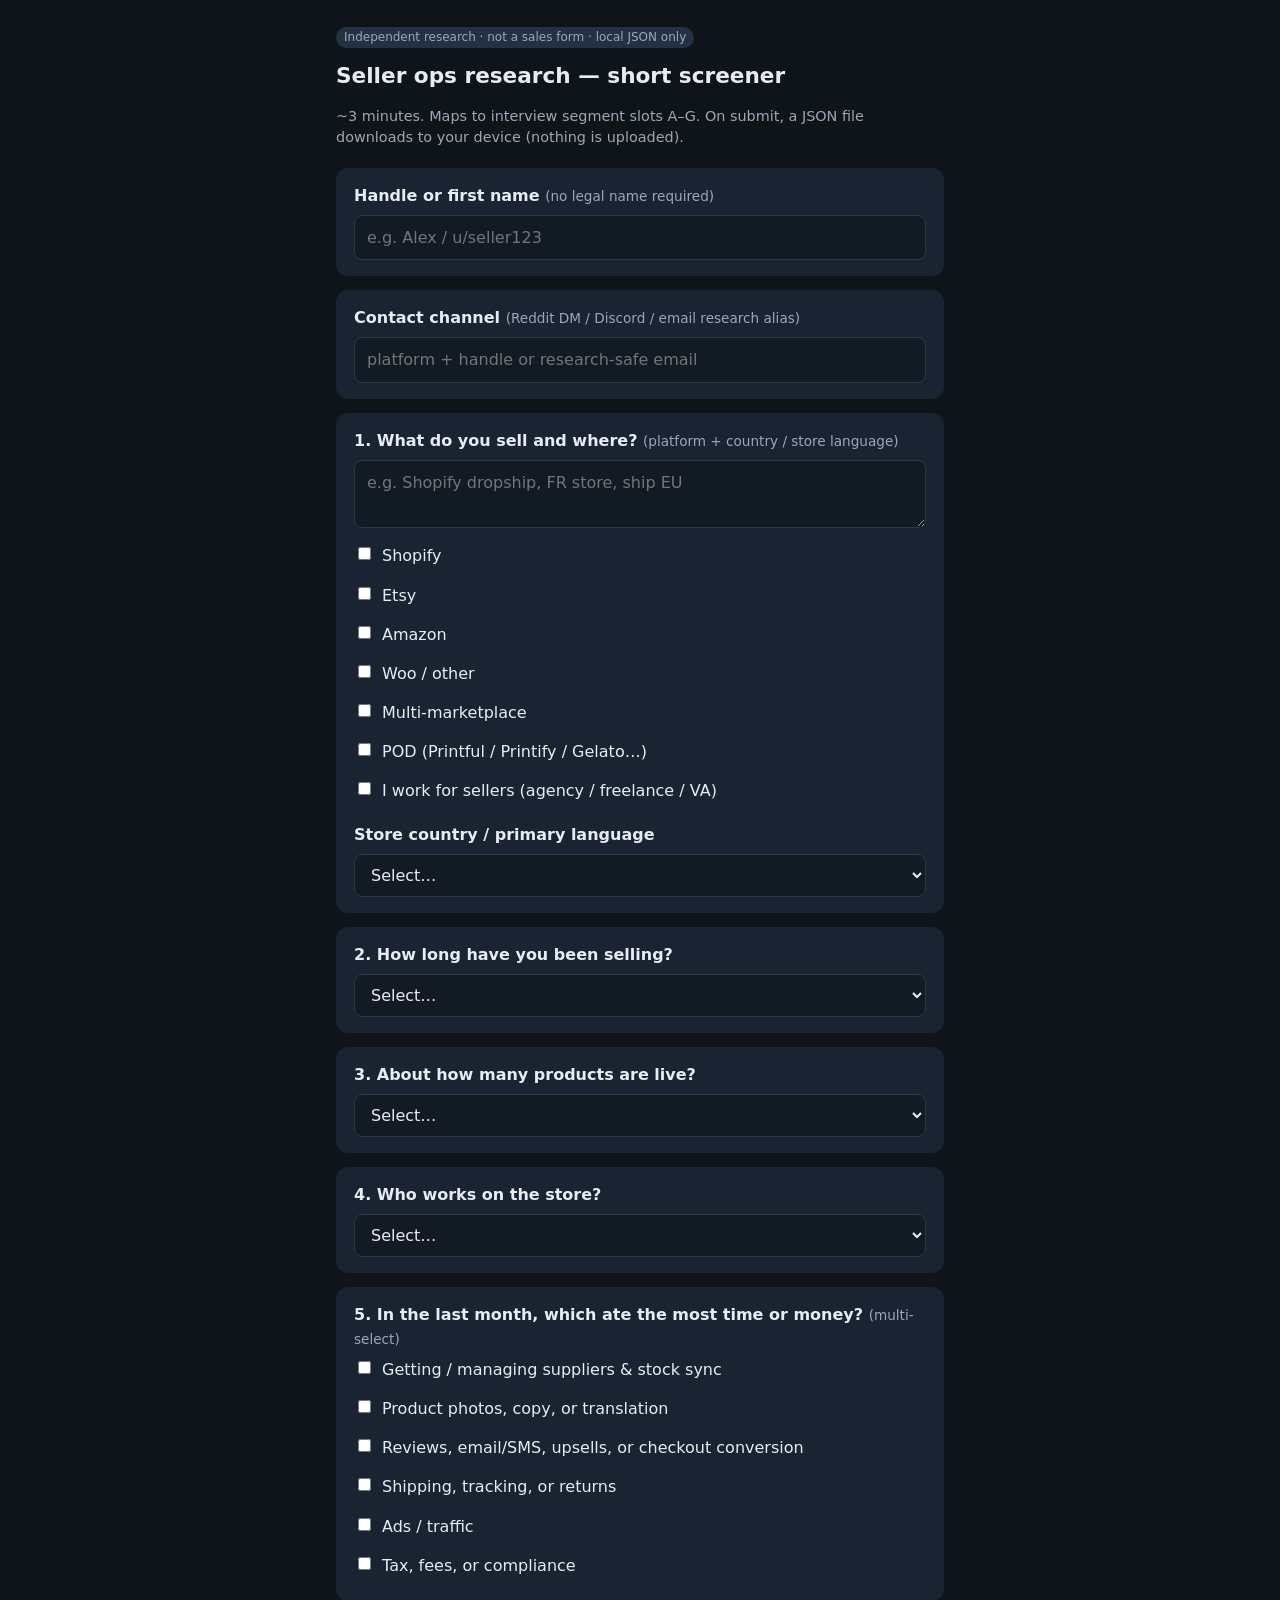
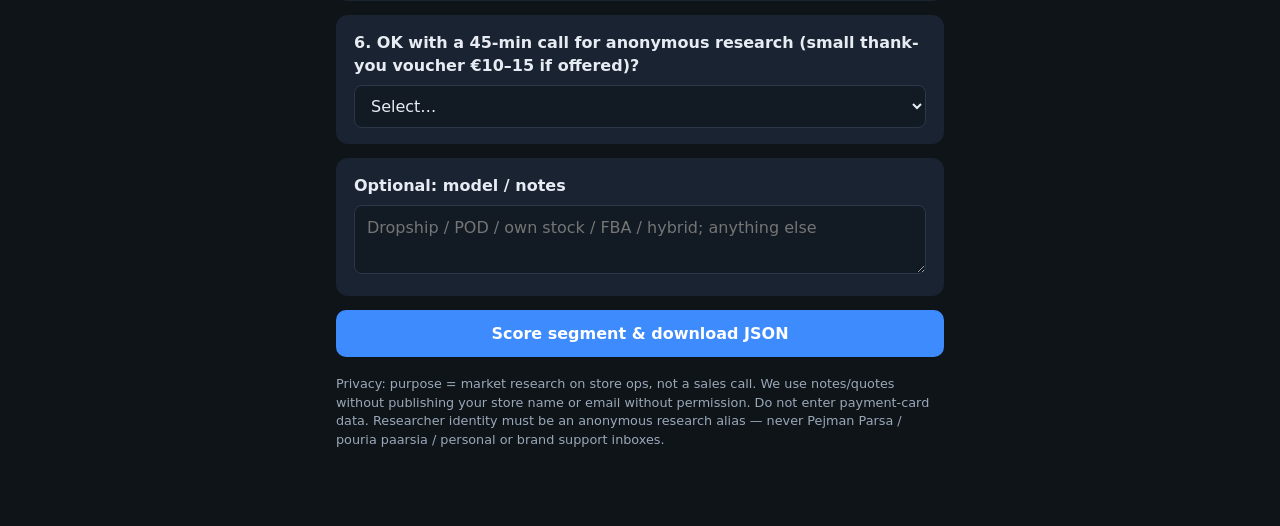
<file: index.html>
<!DOCTYPE html>
<html lang="en">
<head>
<meta charset="utf-8" />
<meta name="viewport" content="width=device-width, initial-scale=1" />
<title>Phase 3 Screener — Seller Ops Research</title>
<style>
  :root { --bg:#0f1419; --card:#1a2332; --text:#e7ecf3; --muted:#9aa8b8; --accent:#3d8bfd; --ok:#3ecf8e; --bad:#f07178; --warn:#e6c07b; }
  * { box-sizing: border-box; }
  body { margin:0; font-family: system-ui, -apple-system, Segoe UI, Roboto, sans-serif; background:var(--bg); color:var(--text); line-height:1.45; }
  main { max-width:640px; margin:0 auto; padding:24px 16px 64px; }
  h1 { font-size:1.35rem; margin:0 0 4px; }
  .sub { color:var(--muted); font-size:0.9rem; margin-bottom:20px; }
  .card { background:var(--card); border-radius:12px; padding:16px 18px; margin-bottom:14px; }
  label { display:block; font-weight:600; margin-bottom:8px; }
  .hint { font-weight:400; color:var(--muted); font-size:0.85rem; }
  input[type=text], select, textarea { width:100%; padding:10px 12px; border-radius:8px; border:1px solid #2a384a; background:#121a24; color:var(--text); font:inherit; }
  textarea { min-height:64px; resize:vertical; }
  .opts { display:flex; flex-direction:column; gap:8px; }
  .opts label { font-weight:400; display:flex; gap:8px; align-items:flex-start; }
  button { appearance:none; border:0; border-radius:10px; padding:12px 18px; font:inherit; font-weight:600; cursor:pointer; background:var(--accent); color:#fff; width:100%; }
  button:hover { filter:brightness(1.08); }
  #result { display:none; margin-top:16px; }
  #result.show { display:block; }
  .slot { font-size:1.6rem; font-weight:700; letter-spacing:0.02em; }
  .pass { color:var(--ok); }
  .fail { color:var(--bad); }
  .park { color:var(--warn); }
  .privacy { font-size:0.8rem; color:var(--muted); margin-top:18px; }
  .badge { display:inline-block; padding:2px 8px; border-radius:999px; background:#243044; font-size:0.75rem; color:var(--muted); margin-bottom:12px; }
</style>
</head>
<body>
<main>
  <span class="badge">Independent research · not a sales form · local JSON only</span>
  <h1>Seller ops research — short screener</h1>
  <p class="sub">~3 minutes. Maps to interview segment slots A–G. On submit, a JSON file downloads to your device (nothing is uploaded).</p>

  <form id="screener" autocomplete="on">
    <div class="card">
      <label>Handle or first name <span class="hint">(no legal name required)</span></label>
      <input type="text" name="handle" required placeholder="e.g. Alex / u/seller123" />
    </div>
    <div class="card">
      <label>Contact channel <span class="hint">(Reddit DM / Discord / email research alias)</span></label>
      <input type="text" name="contact" required placeholder="platform + handle or research-safe email" />
    </div>

    <div class="card">
      <label>1. What do you sell and where? <span class="hint">(platform + country / store language)</span></label>
      <textarea name="q1_sell_where" required placeholder="e.g. Shopify dropship, FR store, ship EU"></textarea>
      <div style="margin-top:10px" class="opts">
        <label><input type="checkbox" name="platform" value="shopify" /> Shopify</label>
        <label><input type="checkbox" name="platform" value="etsy" /> Etsy</label>
        <label><input type="checkbox" name="platform" value="amazon" /> Amazon</label>
        <label><input type="checkbox" name="platform" value="woo" /> Woo / other</label>
        <label><input type="checkbox" name="platform" value="multi" /> Multi-marketplace</label>
        <label><input type="checkbox" name="platform" value="pod" /> POD (Printful / Printify / Gelato…)</label>
        <label><input type="checkbox" name="platform" value="agency" /> I work for sellers (agency / freelance / VA)</label>
      </div>
      <label style="margin-top:12px">Store country / primary language</label>
      <select name="country_lang" required>
        <option value="">Select…</option>
        <option value="FR">France / French</option>
        <option value="EU_EN">Other EU — English store</option>
        <option value="DE">Germany / German</option>
        <option value="ES">Spain / Spanish</option>
        <option value="IT">Italy / Italian</option>
        <option value="NL">Netherlands / Dutch</option>
        <option value="PL">Poland / Polish</option>
        <option value="EU_OTHER">Other non-EN EU</option>
        <option value="EN_US_UK">US / UK / global English</option>
        <option value="OTHER">Other</option>
      </select>
    </div>

    <div class="card">
      <label>2. How long have you been selling?</label>
      <select name="q2_tenure" required>
        <option value="">Select…</option>
        <option value="lt6">&lt; 6 months</option>
        <option value="6to12">6–12 months</option>
        <option value="1to3">1–3 years</option>
        <option value="3plus">3+ years</option>
        <option value="never">Not selling yet / only learning</option>
      </select>
    </div>

    <div class="card">
      <label>3. About how many products are live?</label>
      <select name="q3_products" required>
        <option value="">Select…</option>
        <option value="1-10">1–10</option>
        <option value="11-50">11–50</option>
        <option value="51-200">51–200</option>
        <option value="200+">200+</option>
        <option value="n/a_agency">N/A — I support clients</option>
      </select>
    </div>

    <div class="card">
      <label>4. Who works on the store?</label>
      <select name="q4_team" required>
        <option value="">Select…</option>
        <option value="solo">Solo</option>
        <option value="va">With VA(s)</option>
        <option value="agency">Agency involved</option>
        <option value="team">Employees / team</option>
        <option value="i_am_provider">I am the VA / freelancer / agency</option>
      </select>
    </div>

    <div class="card">
      <label>5. In the last month, which ate the most time or money? <span class="hint">(multi-select)</span></label>
      <div class="opts">
        <label><input type="checkbox" name="q5_pain" value="S02" /> Getting / managing suppliers &amp; stock sync</label>
        <label><input type="checkbox" name="q5_pain" value="S03" /> Product photos, copy, or translation</label>
        <label><input type="checkbox" name="q5_pain" value="S07" /> Reviews, email/SMS, upsells, or checkout conversion</label>
        <label><input type="checkbox" name="q5_pain" value="S08" /> Shipping, tracking, or returns</label>
        <label><input type="checkbox" name="q5_pain" value="S06" /> Ads / traffic</label>
        <label><input type="checkbox" name="q5_pain" value="S10" /> Tax, fees, or compliance</label>
      </div>
    </div>

    <div class="card">
      <label>6. OK with a 45-min call for anonymous research (small thank-you voucher €10–15 if offered)?</label>
      <select name="q6_consent" required>
        <option value="">Select…</option>
        <option value="Y">Yes</option>
        <option value="N">No</option>
      </select>
    </div>

    <div class="card">
      <label>Optional: model / notes</label>
      <textarea name="notes" placeholder="Dropship / POD / own stock / FBA / hybrid; anything else"></textarea>
    </div>

    <button type="submit">Score segment &amp; download JSON</button>
  </form>

  <div id="result" class="card">
    <div id="verdict"></div>
    <p id="slotLine" class="slot"></p>
    <p id="detail" class="hint"></p>
  </div>

  <p class="privacy">
    Privacy: purpose = market research on store ops, not a sales call. We use notes/quotes without publishing your store name or email without permission.
    Do not enter payment-card data. Researcher identity must be an anonymous research alias — never Pejman Parsa / pouria paarsia / personal or brand support inboxes.
  </p>
</main>
<script>
(function () {
  function checked(name) {
    return Array.from(document.querySelectorAll('input[name="' + name + '"]:checked')).map(function (el) { return el.value; });
  }

  function mapSlot(data) {
    var platforms = data.platforms;
    var tenure = data.q2_tenure;
    var country = data.country_lang;
    var team = data.q4_team;
    var pains = data.q5_pains;
    var focus = pains.filter(function (p) { return ['S02','S03','S07','S08'].indexOf(p) >= 0; });

    // Hard / soft fails
    if (tenure === 'never') {
      return { status: 'park', slot: null, reason: 'Never sold / learning only — park for later survey, not interview.' };
    }
    if (data.q6_consent !== 'Y') {
      return { status: 'fail', slot: null, reason: 'No consent for 45-min research call.' };
    }
    var isG = platforms.indexOf('agency') >= 0 || team === 'i_am_provider';
    if (!isG && focus.length === 0) {
      return { status: 'fail', slot: null, reason: 'No S02/S03/S07/S08 involvement selected — fail unless agency/VA with client ops.' };
    }
    if (isG && focus.length === 0 && pains.length === 0) {
      return { status: 'park', slot: 'G', reason: 'Provider with unclear ops touch — probe client S02/S03/S07/S08 before booking.' };
    }

    // Priority mapping per SCREENER.md
    if (isG) {
      return { status: 'pass', slot: 'G', reason: 'Works for sellers (agency / freelance / VA).' };
    }
    if (platforms.indexOf('etsy') >= 0 || platforms.indexOf('pod') >= 0) {
      return { status: 'pass', slot: 'E', reason: 'Etsy and/or POD primary signals.' };
    }
    if (platforms.indexOf('amazon') >= 0 || platforms.indexOf('multi') >= 0) {
      return { status: 'pass', slot: 'F', reason: 'Amazon or multi-marketplace.' };
    }
    var nonEnEu = ['DE','ES','IT','NL','PL','EU_OTHER'].indexOf(country) >= 0;
    if (nonEnEu) {
      return { status: 'pass', slot: 'C', reason: 'Non-English EU store outside France.' };
    }
    if (country === 'EN_US_UK' || (country === 'EU_EN' && tenure !== 'lt6')) {
      // EN comparison; beginners FR/EU take A first
      if (tenure === 'lt6' && (country === 'FR' || country === 'EU_EN')) {
        return { status: 'pass', slot: 'A', reason: 'Beginner <6 mo FR/EU.' };
      }
      if (country === 'EN_US_UK') {
        return { status: 'pass', slot: 'D', reason: 'English-language comparison group.' };
      }
    }
    if (tenure === 'lt6' && (country === 'FR' || country === 'EU_EN' || country === 'EU_OTHER')) {
      return { status: 'pass', slot: 'A', reason: 'Beginner dropshipper <6 months, France/EU.' };
    }
    if (tenure === '1to3' || tenure === '3plus' || (tenure === '6to12' && country !== 'EN_US_UK')) {
      // experienced band — B unless pure EN comparison already caught
      if (country === 'EN_US_UK') {
        return { status: 'pass', slot: 'D', reason: 'EN store — comparison slot D.' };
      }
      return { status: 'pass', slot: 'B', reason: 'Experienced dropship / small brand (>~1y or established).' };
    }
    if (country === 'EN_US_UK') {
      return { status: 'pass', slot: 'D', reason: 'English-language store.' };
    }
    if (country === 'FR' || country === 'EU_EN') {
      return { status: 'pass', slot: tenure === 'lt6' ? 'A' : 'B', reason: 'FR/EU seller — tenure mapped to A/B.' };
    }
    return { status: 'pass', slot: 'B', reason: 'Default experienced / small-brand bucket — review manually.' };
  }

  document.getElementById('screener').addEventListener('submit', function (ev) {
    ev.preventDefault();
    var fd = new FormData(ev.target);
    var data = {
      schema: 'phase3-screener-v1',
      saved_at: new Date().toISOString(),
      handle: fd.get('handle'),
      contact: fd.get('contact'),
      q1_sell_where: fd.get('q1_sell_where'),
      platforms: checked('platform'),
      country_lang: fd.get('country_lang'),
      q2_tenure: fd.get('q2_tenure'),
      q3_products: fd.get('q3_products'),
      q4_team: fd.get('q4_team'),
      q5_pains: checked('q5_pain'),
      q6_consent: fd.get('q6_consent'),
      notes: fd.get('notes') || ''
    };
    var mapped = mapSlot(data);
    data.segment_slot = mapped.slot;
    data.screener_status = mapped.status;
    data.screener_reason = mapped.reason;

    var blob = new Blob([JSON.stringify(data, null, 2)], { type: 'application/json' });
    var a = document.createElement('a');
    var safe = (data.handle || 'lead').toString().replace(/[^\w.-]+/g, '_').slice(0, 40);
    a.href = URL.createObjectURL(blob);
    a.download = 'screener_' + safe + '_' + (mapped.slot || mapped.status) + '.json';
    document.body.appendChild(a);
    a.click();
    a.remove();
    setTimeout(function () { URL.revokeObjectURL(a.href); }, 1500);

    var result = document.getElementById('result');
    var verdict = document.getElementById('verdict');
    var slotLine = document.getElementById('slotLine');
    var detail = document.getElementById('detail');
    result.classList.add('show');
    if (mapped.status === 'pass') {
      verdict.innerHTML = '<span class="pass">PASS</span> — book into quota';
      slotLine.textContent = 'Segment slot ' + mapped.slot;
    } else if (mapped.status === 'park') {
      verdict.innerHTML = '<span class="park">PARK</span> — survey panel / probe later';
      slotLine.textContent = mapped.slot ? ('Possible slot ' + mapped.slot) : 'No interview slot';
    } else {
      verdict.innerHTML = '<span class="fail">FAIL / DECLINE</span>';
      slotLine.textContent = 'No segment slot';
    }
    detail.textContent = mapped.reason + ' · JSON downloaded. Update TRACKER.csv status → screened (or declined).';
  });
})();
</script>
</body>
</html>
</file>
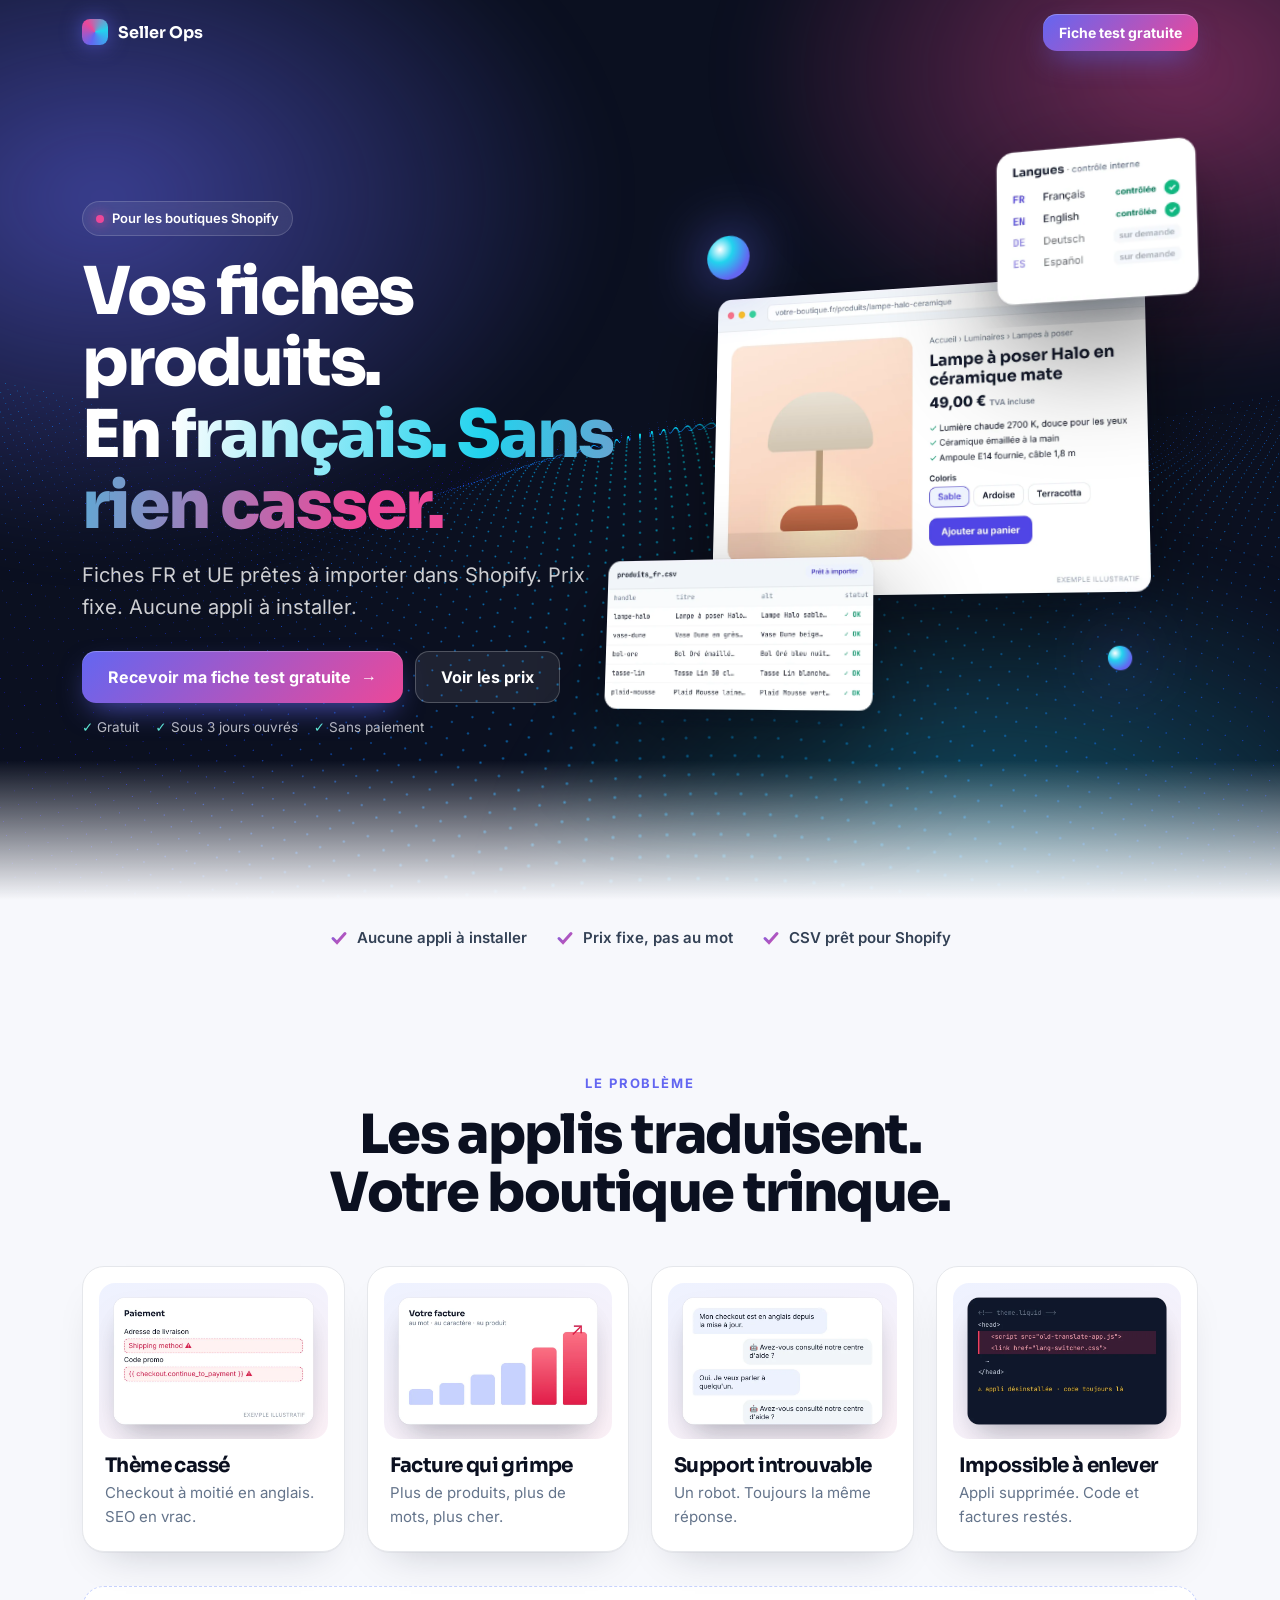
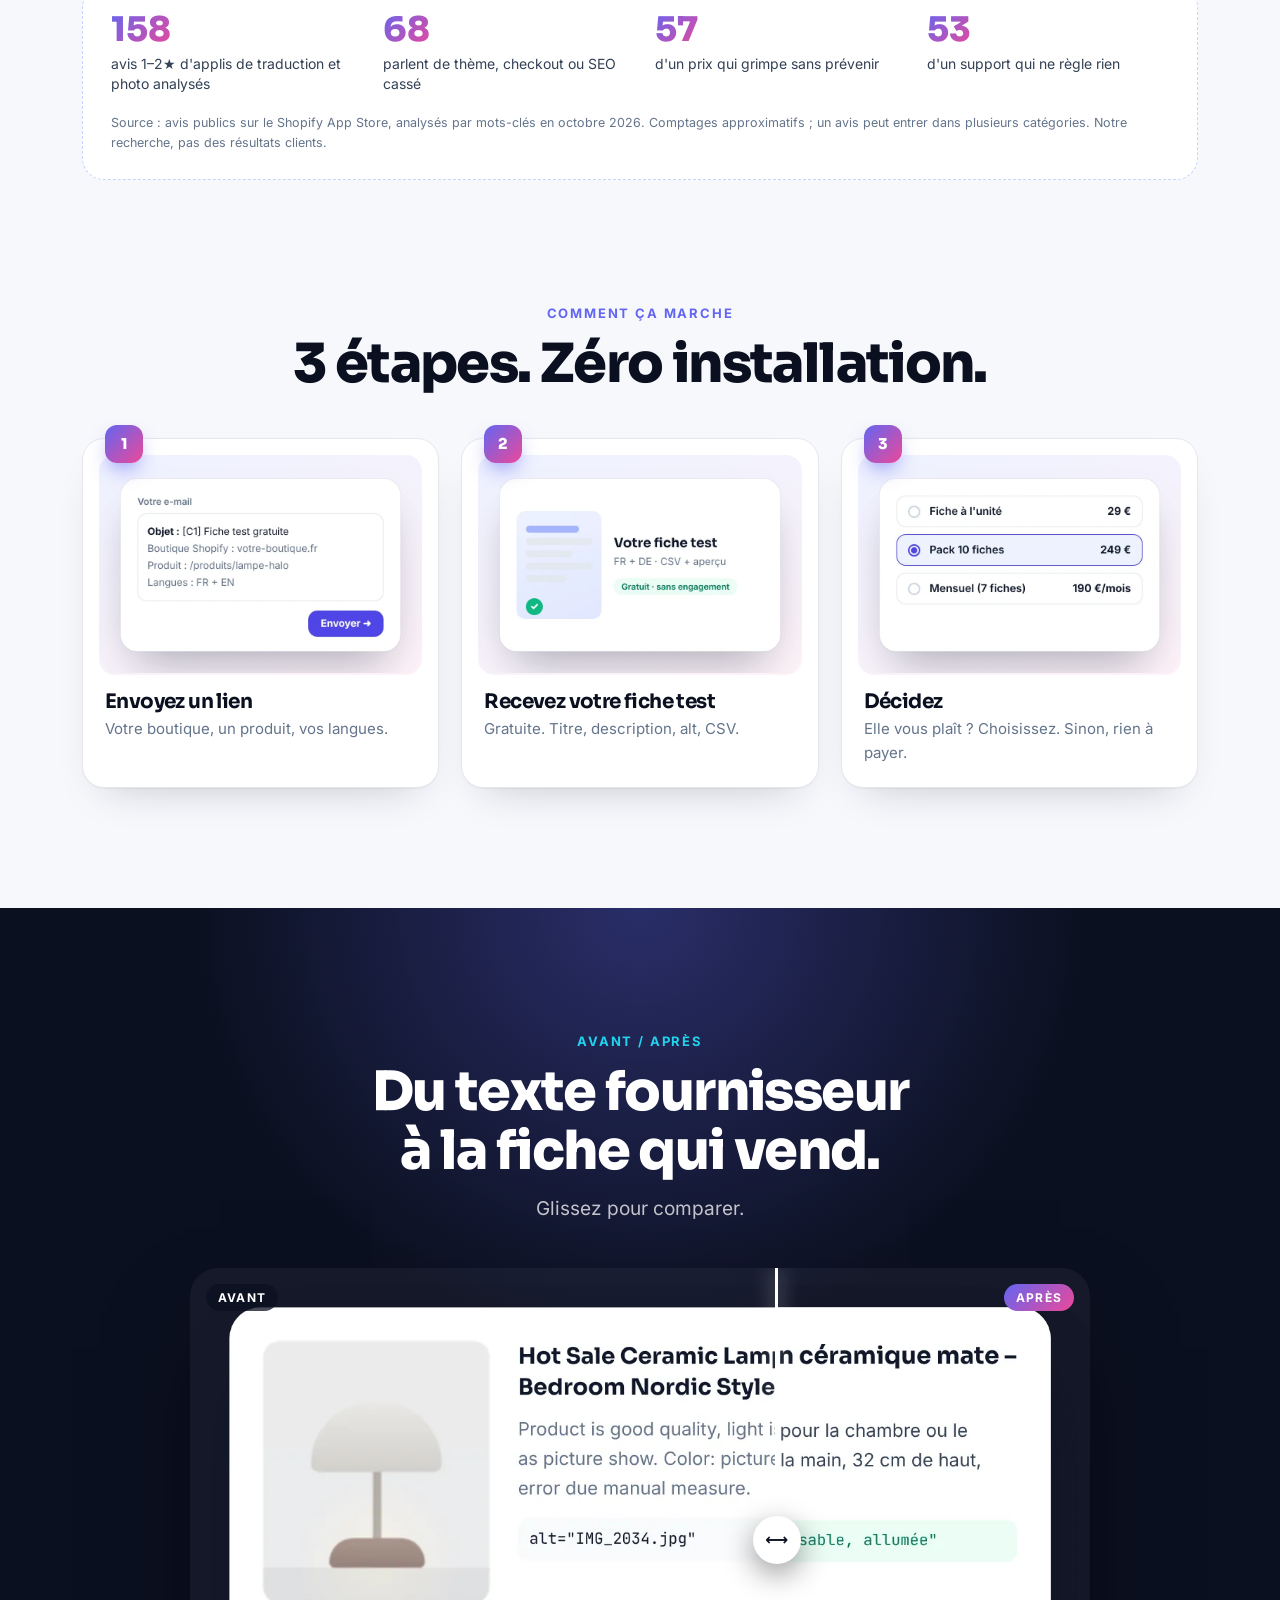
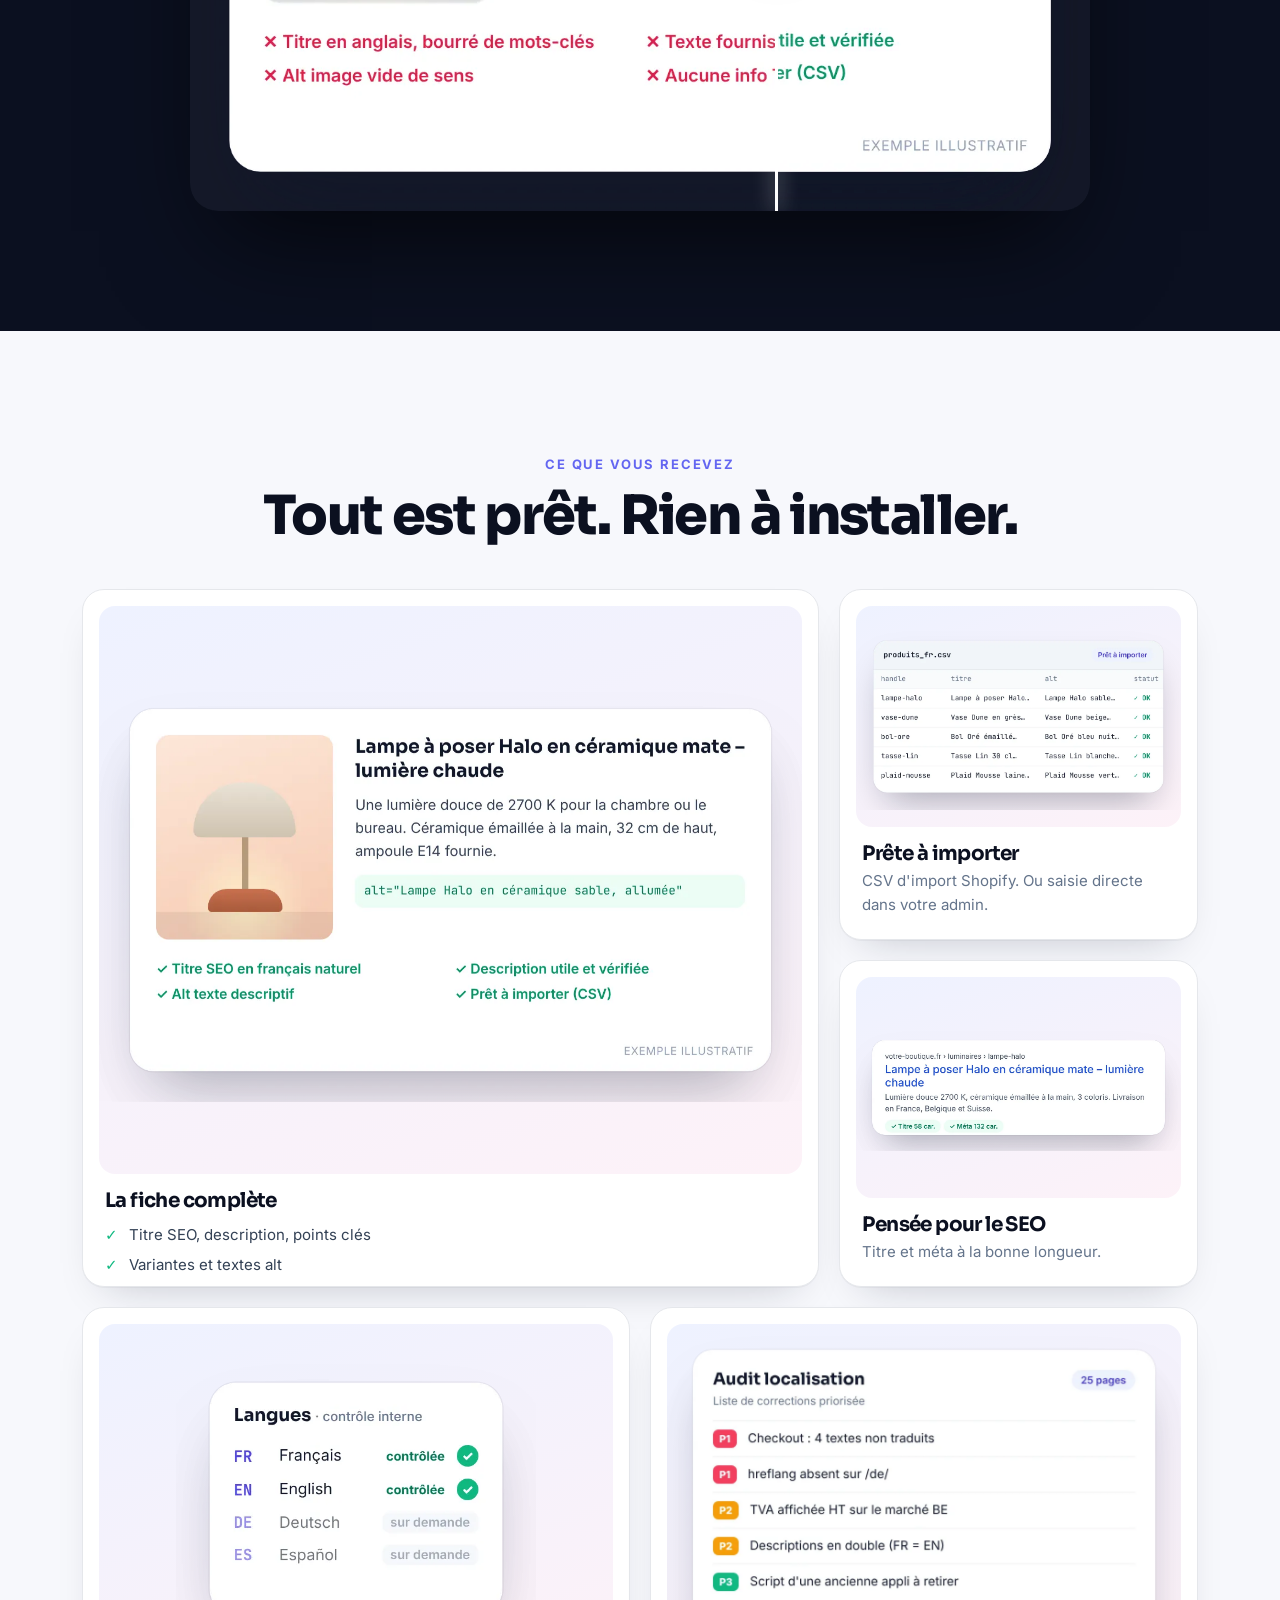
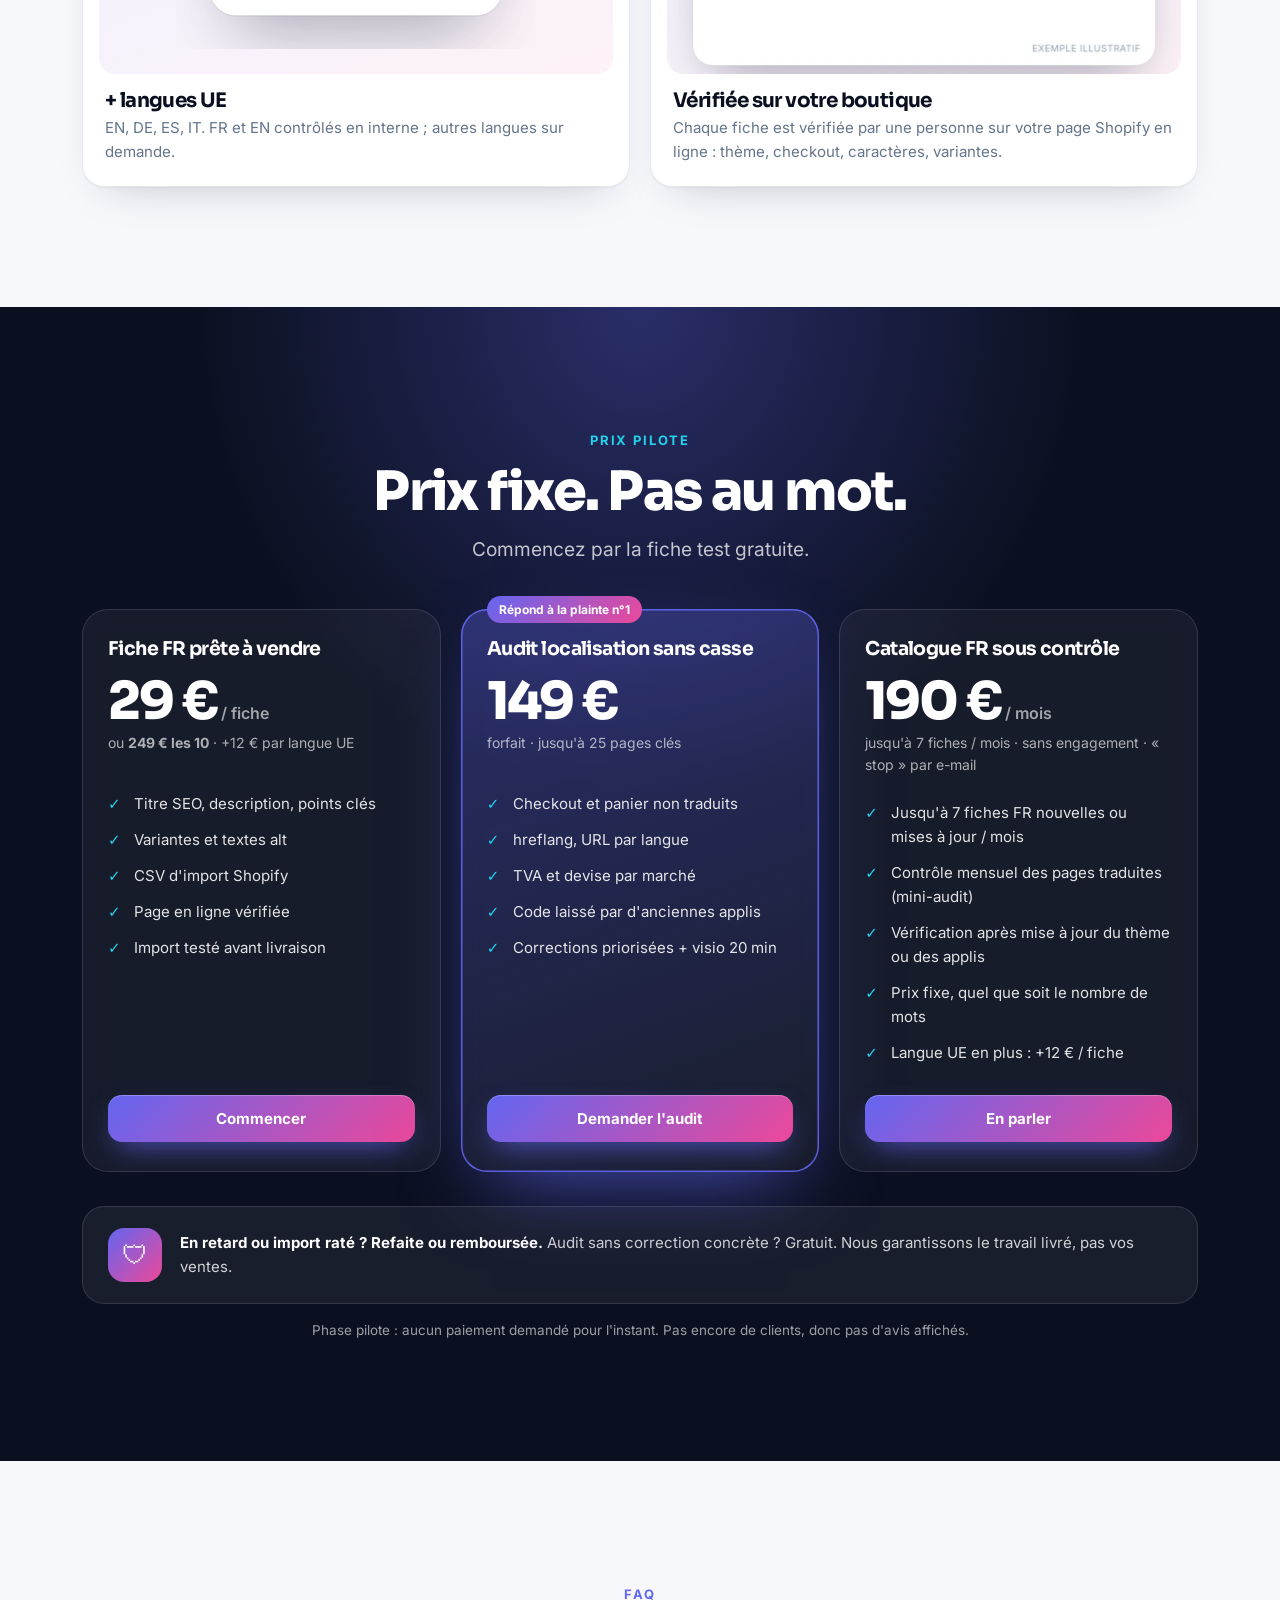
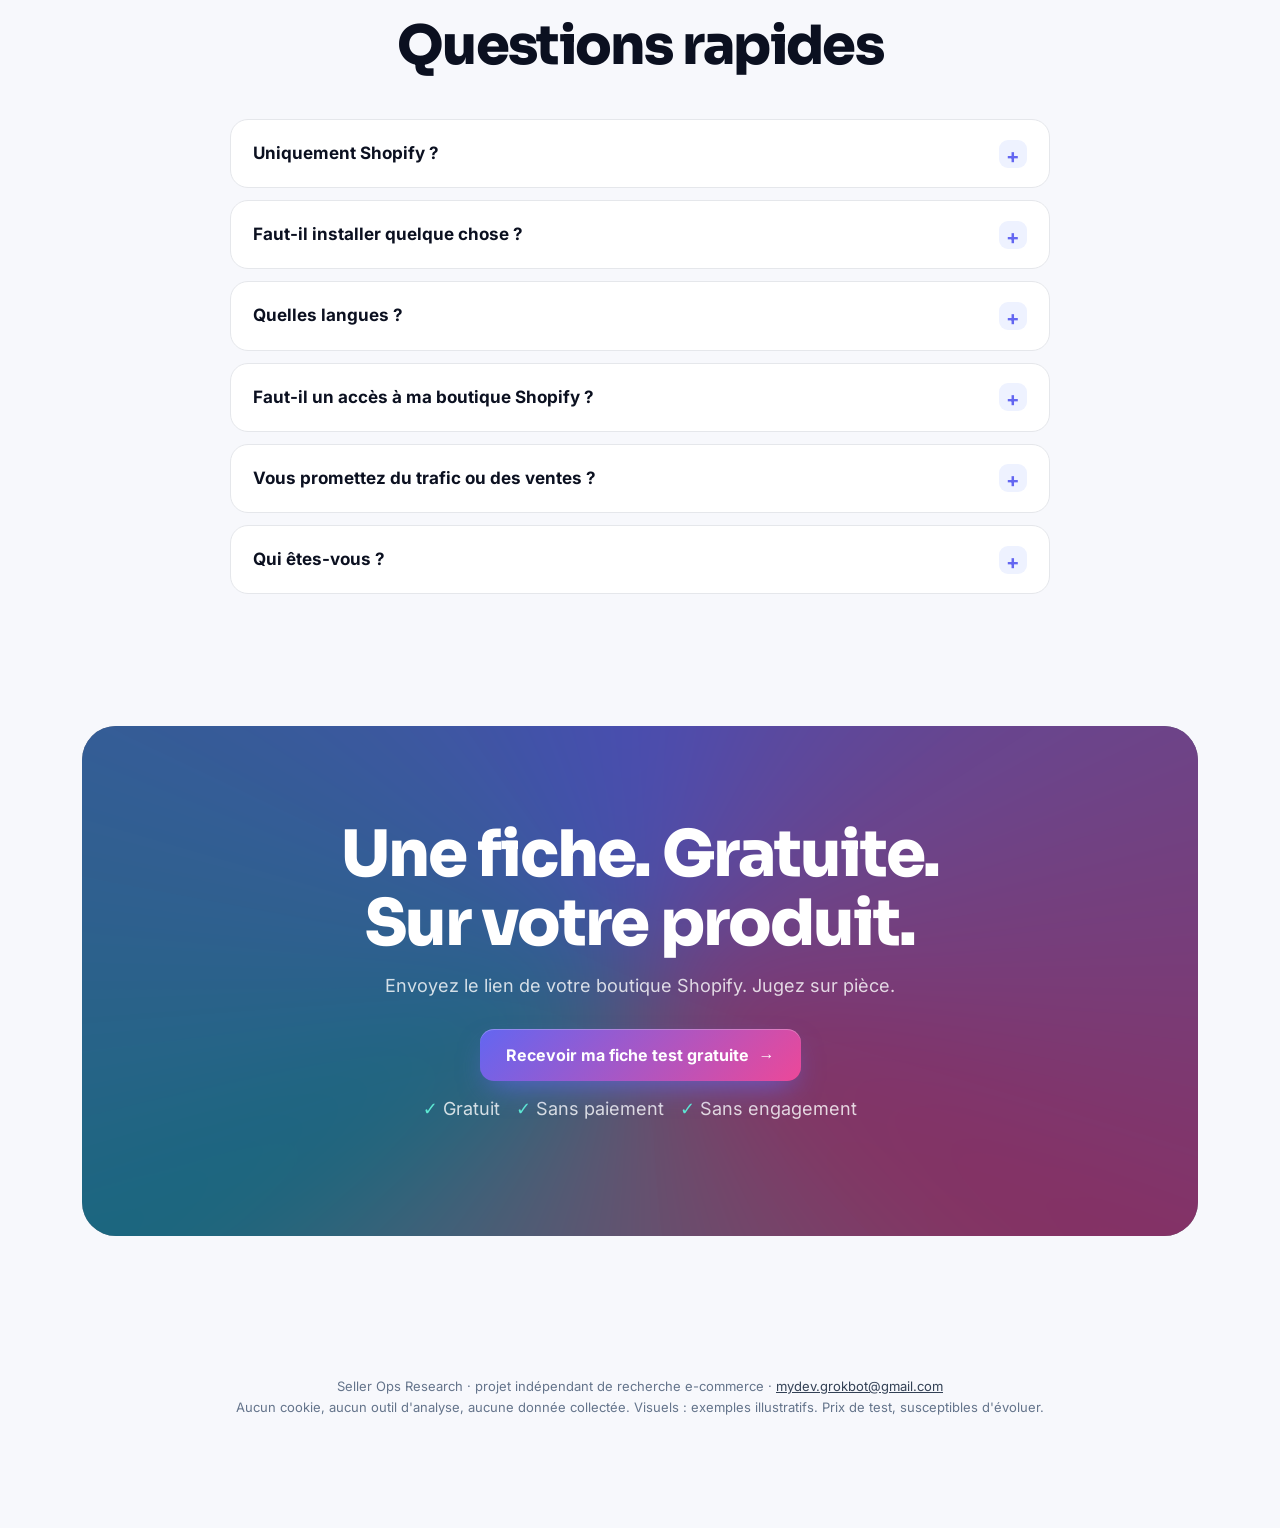
<file: c1/index.html>
<!doctype html>
<html lang="fr">
<head>
<meta charset="utf-8">
<meta name="viewport" content="width=device-width,initial-scale=1,viewport-fit=cover">
<meta name="robots" content="noindex">
<title>Fiches produits FR & UE, sans rien casser · Seller Ops Research</title>
<meta name="description" content="Fiches produits FR et UE prêtes à importer pour les boutiques Shopify. Prix fixe, aucune appli à installer. Fiche test gratuite.">
<meta name="theme-color" content="#0b1020">
<link rel="icon" href="data:image/svg+xml,%3Csvg xmlns=%27http://www.w3.org/2000/svg%27 viewBox=%270 0 32 32%27%3E%3Cdefs%3E%3ClinearGradient id=%27g%27%3E%3Cstop stop-color=%27%236366f1%27/%3E%3Cstop offset=%271%27 stop-color=%27%23ec4899%27/%3E%3C/linearGradient%3E%3C/defs%3E%3Crect width=%2732%27 height=%2732%27 rx=%279%27 fill=%27url(%23g)%27/%3E%3C/svg%3E">
<meta property="og:title" content="Vos fiches produits. En français. Sans rien casser.">
<meta property="og:description" content="Pour les boutiques Shopify. Prix fixe. Aucune appli à installer. Fiche test gratuite.">
<meta property="og:image" content="https://elias9237.github.io/seller-ops-research/c1/img/hero-sheet.webp">
<link rel="preload" href="../assets/fonts/sora-var.woff2" as="font" type="font/woff2" crossorigin>
<link rel="preload" href="img/hero-sheet.webp" as="image">
<link rel="stylesheet" href="../assets/lp.css">
<script src="../assets/lp.js" defer></script>
</head>
<body class="t-c1">
<a class="skip" href="#main">Aller au contenu</a>
<header class="nav"><div class="wrap">
 <a class="logo" href="#top"><i aria-hidden="true"></i>Seller Ops</a>
 <a class="btn" href="mailto:mydev.grokbot@gmail.com?subject=%5BC1%5D%20Fiche%20test%20gratuite&amp;body=Lien%20de%20la%20boutique%20Shopify%20%3A%0ALien%20du%20produit%20%3A%0ALangues%20voulues%20%3A%0A">Fiche test gratuite</a>
</div></header>

<main id="main">
<section class="hero" id="top">
 <div class="mesh" aria-hidden="true"></div>
 <canvas id="gl" aria-hidden="true"></canvas>
 <div class="wrap">
  <div>
   <span class="eyebrow rv"><b></b>Pour les boutiques Shopify</span>
   <h1 class="rv" style="--d:.08s">Vos fiches produits.<br><span class="grad">En français. Sans rien casser.</span></h1>
   <p class="sub rv" style="--d:.16s">Fiches FR et UE prêtes à importer dans Shopify. Prix fixe. Aucune appli à installer.</p>
   <div class="ctas rv" style="--d:.24s">
    <a class="btn" href="mailto:mydev.grokbot@gmail.com?subject=%5BC1%5D%20Fiche%20test%20gratuite&amp;body=Lien%20de%20la%20boutique%20Shopify%20%3A%0ALien%20du%20produit%20%3A%0ALangues%20voulues%20%3A%0A">Recevoir ma fiche test gratuite <span aria-hidden="true">→</span></a>
    <a class="btn ghost" href="#prix">Voir les prix</a>
   </div>
   <p class="micro rv" style="--d:.3s"><span>Gratuit</span><span>Sous 3 jours ouvrés</span><span>Sans paiement</span></p>
  </div>
  <div class="stage rv" style="--d:.2s" aria-hidden="true">
   <div class="scene">
    <div class="layer l1"><img src="img/hero-sheet.webp" width="720" height="520" alt="" fetchpriority="high"></div>
    <div class="layer l2"><img src="img/hero-csv.webp" width="520" height="300" alt=""></div>
    <div class="layer l3"><img src="img/hero-langs.webp" width="300" height="250" alt=""></div>
    <span class="orb" style="width:46px;height:46px;left:8%;top:4%"></span>
    <span class="orb" style="width:22px;height:22px;right:12%;bottom:12%;animation-delay:-2s"></span>
   </div>
  </div>
 </div>
</section>

<div class="wrap"><div class="strip rv"><span>Aucune appli à installer</span><span>Prix fixe, pas au mot</span><span>CSV prêt pour Shopify</span></div></div>

<section id="probleme">
 <div class="wrap">
  <div class="head center rv"><span class="kicker">Le problème</span><h2>Les applis traduisent.<br>Votre boutique trinque.</h2></div>
  <div class="grid g4">
   <article class="tile rv" data-tilt><div class="pic"><img src="img/pb-break.webp" width="440" height="300" loading="lazy" alt="Page de paiement avec des textes restés en anglais et des variables de code visibles"></div><h3>Thème cassé</h3><p>Checkout à moitié en anglais. SEO en vrac.</p></article>
   <article class="tile rv" style="--d:.08s" data-tilt><div class="pic"><img src="img/pb-meter.webp" width="440" height="300" loading="lazy" alt="Graphique d'une facture qui augmente au mot et au produit"></div><h3>Facture qui grimpe</h3><p>Plus de produits, plus de mots, plus cher.</p></article>
   <article class="tile rv" style="--d:.16s" data-tilt><div class="pic"><img src="img/pb-human.webp" width="440" height="300" loading="lazy" alt="Conversation avec un robot qui répète la même réponse"></div><h3>Support introuvable</h3><p>Un robot. Toujours la même réponse.</p></article>
   <article class="tile rv" style="--d:.24s" data-tilt><div class="pic"><img src="img/pb-uninstall.webp" width="440" height="300" loading="lazy" alt="Code d'une appli désinstallée resté dans le thème"></div><h3>Impossible à enlever</h3><p>Appli supprimée. Code et factures restés.</p></article>
  </div>
  <div class="proof rv">
   <div class="pf"><span class="n">158</span><p>avis 1–2★ d'applis de traduction et photo analysés</p></div>
   <div class="pf"><span class="n">68</span><p>parlent de thème, checkout ou SEO cassé</p></div>
   <div class="pf"><span class="n">57</span><p>d'un prix qui grimpe sans prévenir</p></div>
   <div class="pf"><span class="n">53</span><p>d'un support qui ne règle rien</p></div>
   <small>Source : avis publics sur le Shopify App Store, analysés par mots-clés en octobre 2026. Comptages approximatifs ; un avis peut entrer dans plusieurs catégories. Notre recherche, pas des résultats clients.</small>
  </div>
 </div>
</section>

<section id="comment" style="padding-top:0">
 <div class="wrap">
  <div class="head center rv"><span class="kicker">Comment ça marche</span><h2>3 étapes. Zéro installation.</h2></div>
  <div class="grid g3 steps">
   <article class="tile step rv" data-tilt><span class="num">1</span><div class="pic"><img src="img/step1.webp" width="420" height="280" loading="lazy" alt="E-mail avec le lien de la boutique, le produit et les langues"></div><h3>Envoyez un lien</h3><p>Votre boutique, un produit, vos langues.</p></article>
   <article class="tile step rv" style="--d:.1s" data-tilt><span class="num">2</span><div class="pic"><img src="img/step2.webp" width="420" height="280" loading="lazy" alt="Fiche test livrée en CSV avec aperçu"></div><h3>Recevez votre fiche test</h3><p>Gratuite. Titre, description, alt, CSV.</p></article>
   <article class="tile step rv" style="--d:.2s" data-tilt><span class="num">3</span><div class="pic"><img src="img/step3.webp" width="420" height="280" loading="lazy" alt="Choix entre fiche à l'unité, pack de 10 et mensuel"></div><h3>Décidez</h3><p>Elle vous plaît ? Choisissez. Sinon, rien à payer.</p></article>
  </div>
 </div>
</section>

<section class="dark" id="avant-apres">
 <div class="wrap">
  <div class="head center rv"><span class="kicker">Avant / après</span><h2>Du texte fournisseur<br>à la fiche qui vend.</h2><p class="lead">Glissez pour comparer.</p></div>
  <div class="ba rv">
   <img src="img/before.webp" width="640" height="386" loading="lazy" alt="Avant : titre anglais bourré de mots-clés, texte fournisseur copié, alt image vide de sens">
   <img class="after" src="img/after.webp" width="640" height="386" loading="lazy" alt="Après : titre SEO en français, description utile, alt descriptif, prêt à importer">
   <span class="lab l">Avant</span><span class="lab r">Après</span>
   <span class="handle" aria-hidden="true"></span>
   <input type="range" min="0" max="100" value="50" aria-label="Comparer avant et après">
  </div>
 </div>
</section>

<section id="contenu">
 <div class="wrap">
  <div class="head center rv"><span class="kicker">Ce que vous recevez</span><h2>Tout est prêt. Rien à installer.</h2></div>
  <div class="bento">
   <article class="tile big rv" data-tilt><div class="pic"><img src="img/after.webp" width="640" height="386" loading="lazy" alt="Fiche produit complète en français"></div><h3>La fiche complète</h3><ul><li>Titre SEO, description, points clés</li><li>Variantes et textes alt</li></ul></article>
   <article class="tile rv" style="--d:.08s" data-tilt><div class="pic"><img src="img/hero-csv.webp" width="520" height="300" loading="lazy" alt="Fichier CSV prêt à importer"></div><h3>Prête à importer</h3><p>CSV d'import Shopify. Ou saisie directe dans votre admin.</p></article>
   <article class="tile rv" style="--d:.16s" data-tilt><div class="pic"><img src="img/serp.webp" width="560" height="220" loading="lazy" alt="Aperçu d'un résultat de recherche avec titre et méta optimisés"></div><h3>Pensée pour le SEO</h3><p>Titre et méta à la bonne longueur.</p></article>
   <article class="tile wide rv" data-tilt><div class="pic fit"><img src="img/hero-langs.webp" width="300" height="250" loading="lazy" alt="Langues : français et anglais contrôlés en interne, allemand et espagnol sur demande"></div><h3>+ langues UE</h3><p>EN, DE, ES, IT. FR et EN contrôlés en interne ; autres langues sur demande.</p></article>
   <article class="tile wide rv" style="--d:.08s" data-tilt><div class="pic"><img src="img/audit.webp" width="560" height="400" loading="lazy" alt="Rapport d'audit avec liste de corrections priorisées"></div><h3>Vérifiée sur votre boutique</h3><p>Chaque fiche est vérifiée par une personne sur votre page Shopify en ligne : thème, checkout, caractères, variantes.</p></article>
  </div>
 </div>
</section>

<section class="dark" id="prix">
 <div class="wrap">
  <div class="head center rv"><span class="kicker">Prix pilote</span><h2>Prix fixe. Pas au mot.</h2><p class="lead">Commencez par la fiche test gratuite.</p></div>
  <div class="prices">
   <article class="plan rv" data-tilt><h3>Fiche FR prête à vendre</h3><div class="amt">29 €<small> / fiche</small></div><p class="sub">ou <b>249 € les 10</b> · +12 € par langue UE</p>
    <ul><li>Titre SEO, description, points clés</li><li>Variantes et textes alt</li><li>CSV d'import Shopify</li><li>Page en ligne vérifiée</li><li>Import testé avant livraison</li></ul>
    <a class="btn" href="mailto:mydev.grokbot@gmail.com?subject=%5BC1%5D%20Fiche%2029%20%E2%82%AC%20%2F%20pack%2010&amp;body=Lien%20de%20la%20boutique%20Shopify%20%3A%0ANombre%20de%20produits%20%3A%0ALangues%20%3A%0A">Commencer</a></article>
   <article class="plan hot rv" style="--d:.08s" data-tilt><span class="pill">Répond à la plainte n°1</span><h3>Audit localisation sans casse</h3><div class="amt">149 €</div><p class="sub">forfait · jusqu'à 25 pages clés</p>
    <ul><li>Checkout et panier non traduits</li><li>hreflang, URL par langue</li><li>TVA et devise par marché</li><li>Code laissé par d'anciennes applis</li><li>Corrections priorisées + visio 20 min</li></ul>
    <a class="btn" href="mailto:mydev.grokbot@gmail.com?subject=%5BC1%5D%20Audit%20149%20%E2%82%AC&amp;body=Lien%20de%20la%20boutique%20%3A%0ALangues%20en%20ligne%20%3A%0AProbl%C3%A8me%20constat%C3%A9%20%3A%0A">Demander l'audit</a></article>
   <article class="plan rv" style="--d:.16s" data-tilt><h3>Catalogue FR sous contrôle</h3><div class="amt">190 €<small> / mois</small></div><p class="sub">jusqu'à 7 fiches / mois · sans engagement · « stop » par e-mail</p>
    <ul><li>Jusqu'à 7 fiches FR nouvelles ou mises à jour / mois</li><li>Contrôle mensuel des pages traduites (mini-audit)</li><li>Vérification après mise à jour du thème ou des applis</li><li>Prix fixe, quel que soit le nombre de mots</li><li>Langue UE en plus : +12 € / fiche</li></ul>
    <a class="btn" href="mailto:mydev.grokbot@gmail.com?subject=%5BC1%5D%20Mensuel%20190%20%E2%82%AC&amp;body=Lien%20de%20la%20boutique%20%3A%0AProduits%20par%20mois%20%3A%0ALangues%20%3A%0A">En parler</a></article>
  </div>
  <div class="guar rv"><span class="shield" aria-hidden="true">🛡</span><p><b>En retard ou import raté ? Refaite ou remboursée.</b> Audit sans correction concrète ? Gratuit. Nous garantissons le travail livré, pas vos ventes.</p></div>
  <p class="pilot">Phase pilote : aucun paiement demandé pour l'instant. Pas encore de clients, donc pas d'avis affichés.</p>
 </div>
</section>

<section id="faq">
 <div class="wrap">
  <div class="head center rv"><span class="kicker">FAQ</span><h2>Questions rapides</h2></div>
  <div class="faq rv">
   <details><summary>Uniquement Shopify ?</summary><p>Oui, pour l'instant nous travaillons uniquement avec les boutiques Shopify. Livraison en CSV d'import Shopify, ou saisie directe dans votre admin.</p></details>
   <details><summary>Faut-il installer quelque chose ?</summary><p>Non. Aucune appli, aucun script ajouté. Rien à désinstaller ensuite.</p></details>
   <details><summary>Quelles langues ?</summary><p>Français et anglais contrôlés en interne. Allemand, espagnol, italien sur demande : nous vous disons avant de commencer comment la qualité est contrôlée.</p></details>
   <details><summary>Faut-il un accès à ma boutique Shopify ?</summary><p>Pas pour la fiche test : le lien public suffit. Un accès n'est utile que si vous voulez qu'on saisisse les fiches pour vous.</p></details>
   <details><summary>Vous promettez du trafic ou des ventes ?</summary><p>Non. Nous garantissons la livraison et un import propre. Ni classement Google, ni chiffre d'affaires.</p></details>
   <details><summary>Qui êtes-vous ?</summary><p>Un projet indépendant de recherche e-commerce, en phase pilote. Pas encore de clients : c'est pour cela qu'il n'y a ni avis ni logos ici.</p></details>
  </div>
 </div>
</section>

<section class="final">
 <div class="wrap"><div class="box rv">
  <h2>Une fiche. Gratuite.<br>Sur votre produit.</h2>
  <p>Envoyez le lien de votre boutique Shopify. Jugez sur pièce.</p>
  <a class="btn" href="mailto:mydev.grokbot@gmail.com?subject=%5BC1%5D%20Fiche%20test%20gratuite&amp;body=Lien%20de%20la%20boutique%20Shopify%20%3A%0ALien%20du%20produit%20%3A%0ALangues%20voulues%20%3A%0A">Recevoir ma fiche test gratuite <span aria-hidden="true">→</span></a>
  <p class="micro"><span>Gratuit</span><span>Sans paiement</span><span>Sans engagement</span></p>
 </div></div>
</section>
</main>

<footer><div class="wrap">Seller Ops Research · projet indépendant de recherche e-commerce · <a href="mailto:mydev.grokbot@gmail.com">mydev.grokbot@gmail.com</a><br>Aucun cookie, aucun outil d'analyse, aucune donnée collectée. Visuels : exemples illustratifs. Prix de test, susceptibles d'évoluer.</div></footer>

<div class="sticky"><a class="btn" href="mailto:mydev.grokbot@gmail.com?subject=%5BC1%5D%20Fiche%20test%20gratuite&amp;body=Lien%20de%20la%20boutique%20Shopify%20%3A%0ALien%20du%20produit%20%3A%0ALangues%20voulues%20%3A%0A">Recevoir ma fiche test gratuite</a></div>
</body>
</html>
</file>
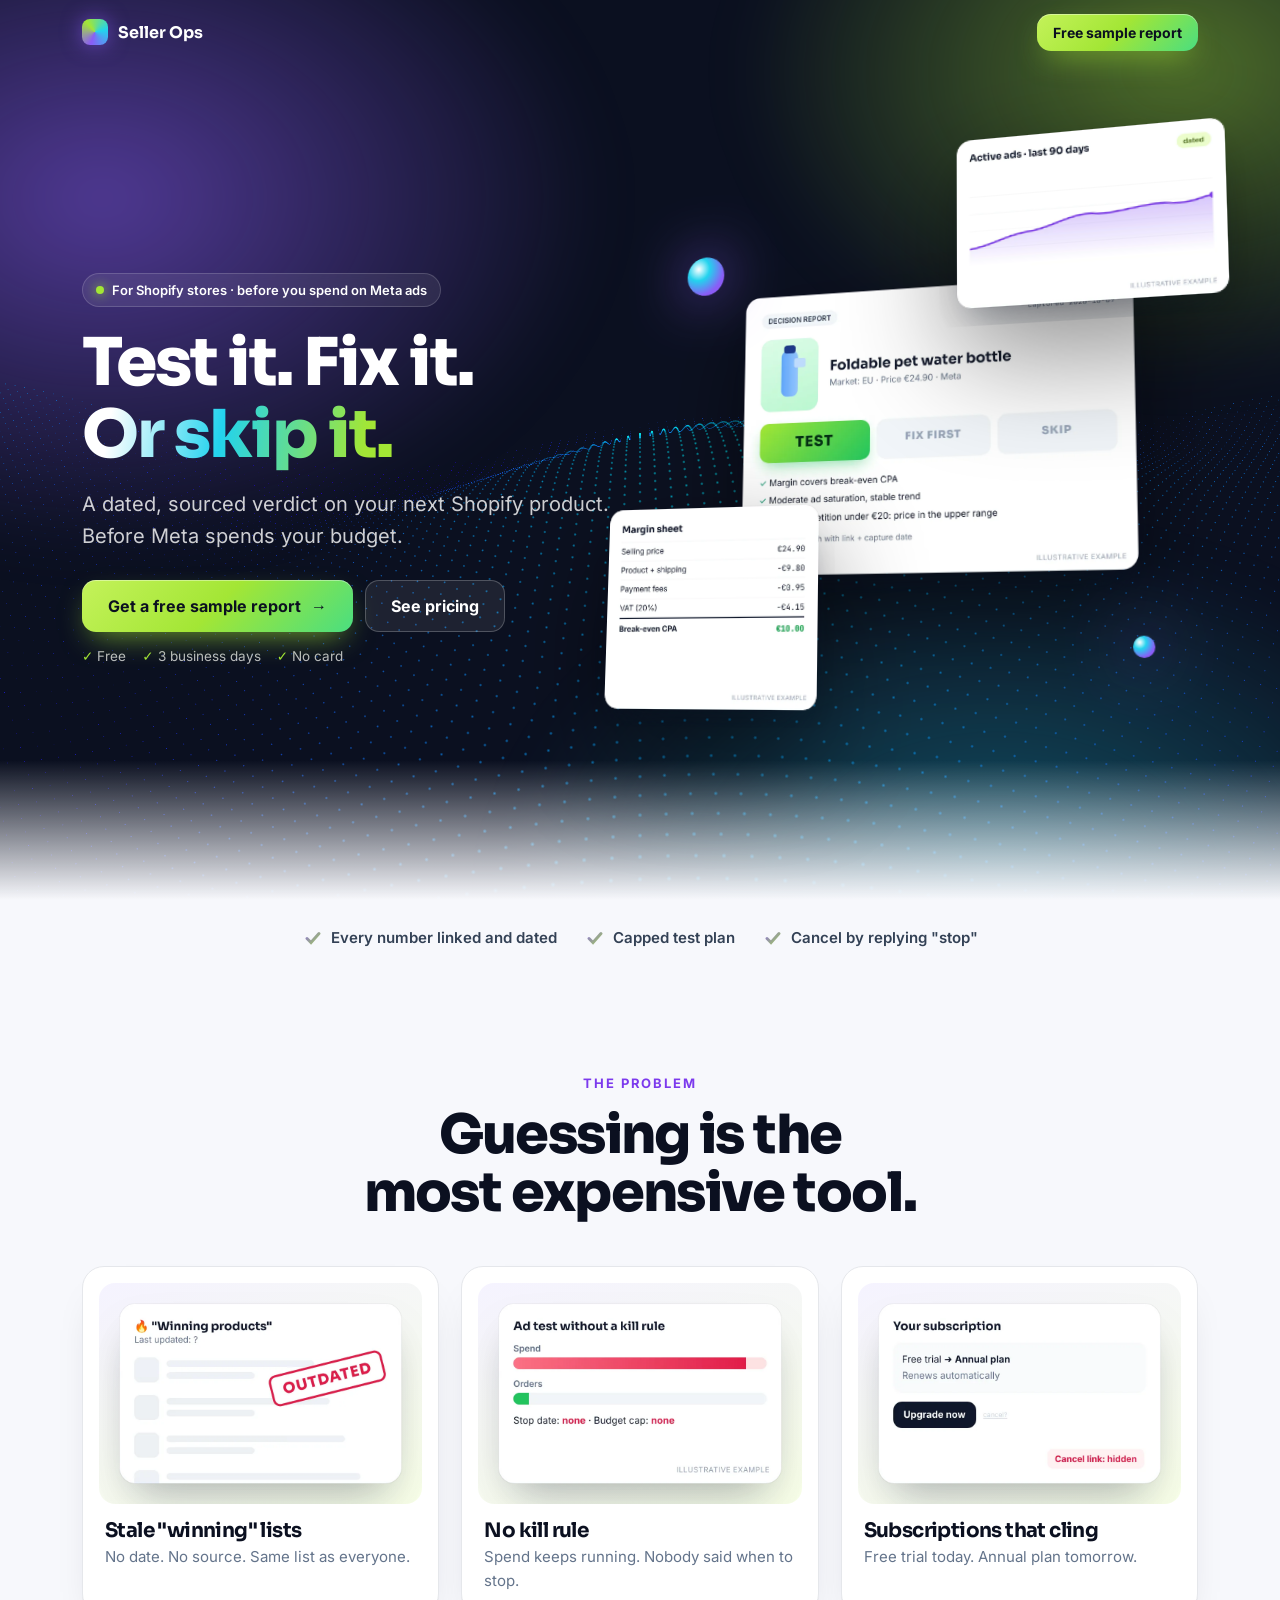
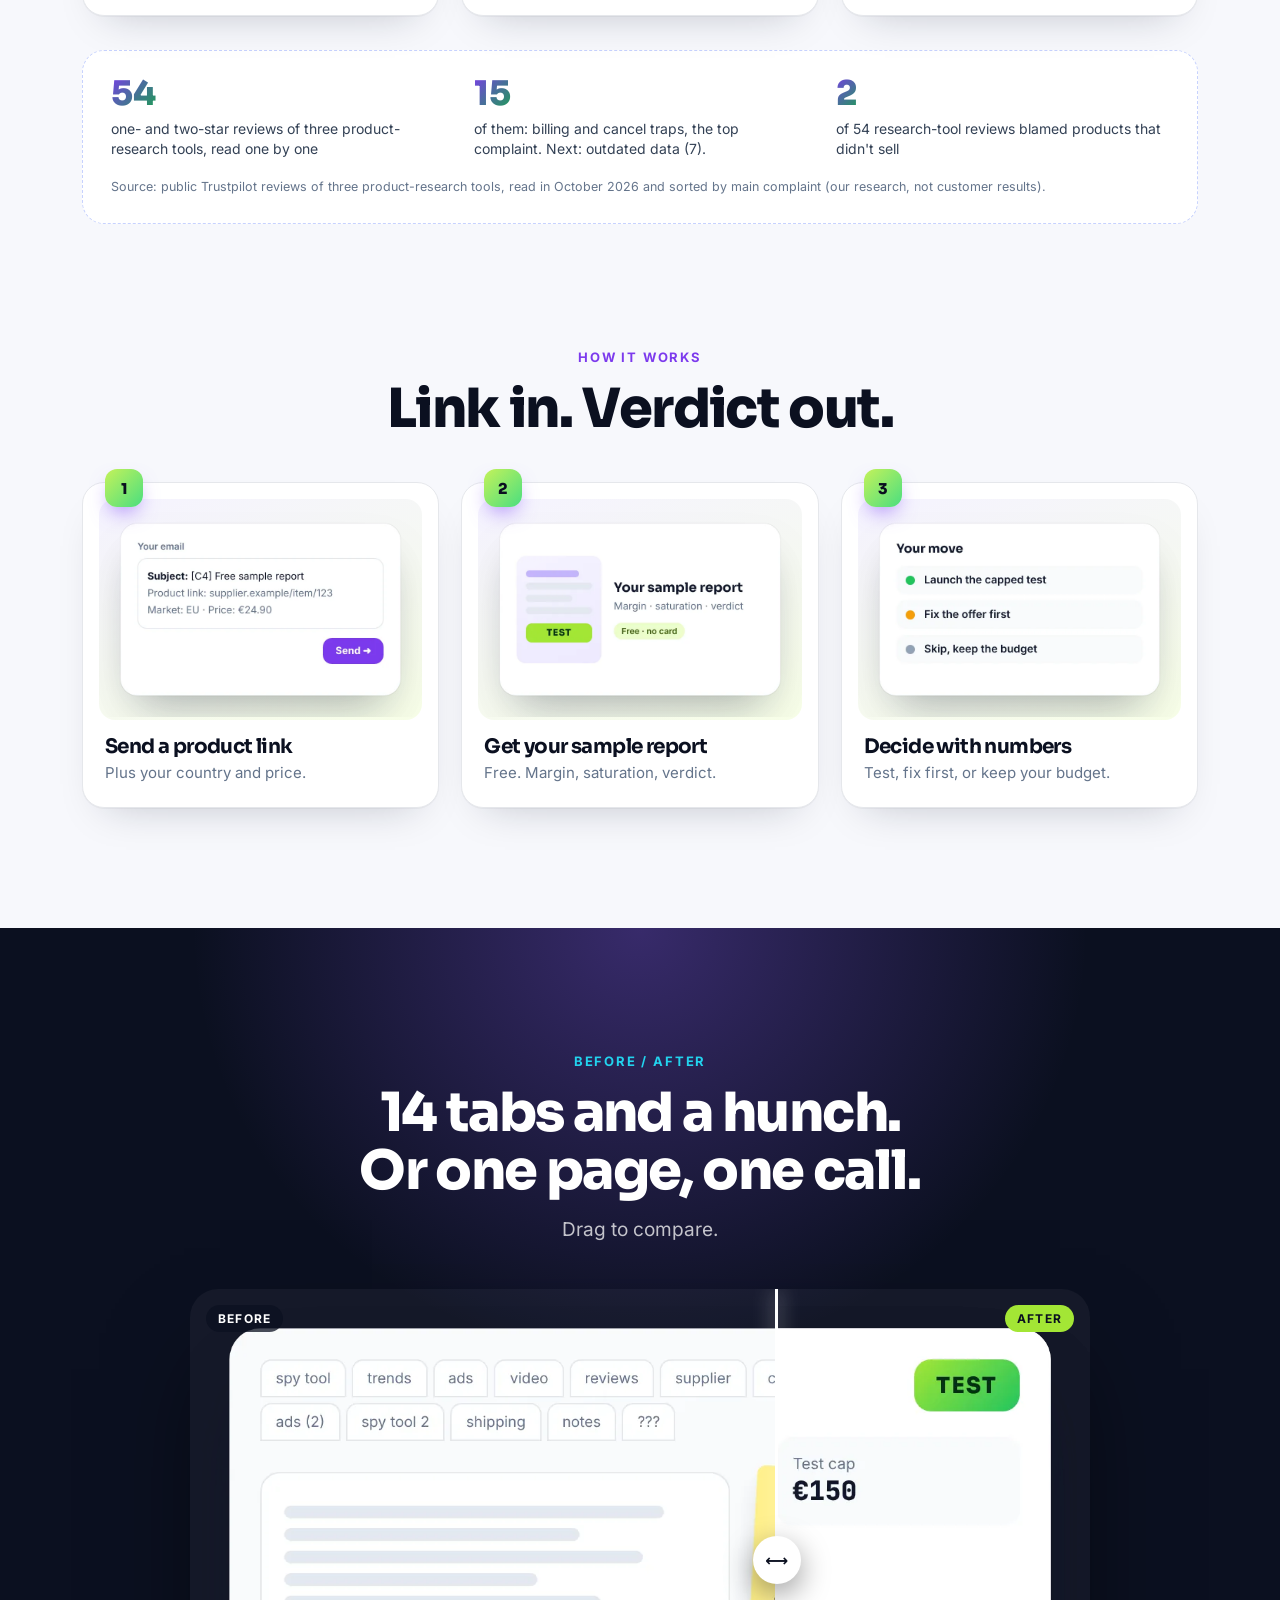
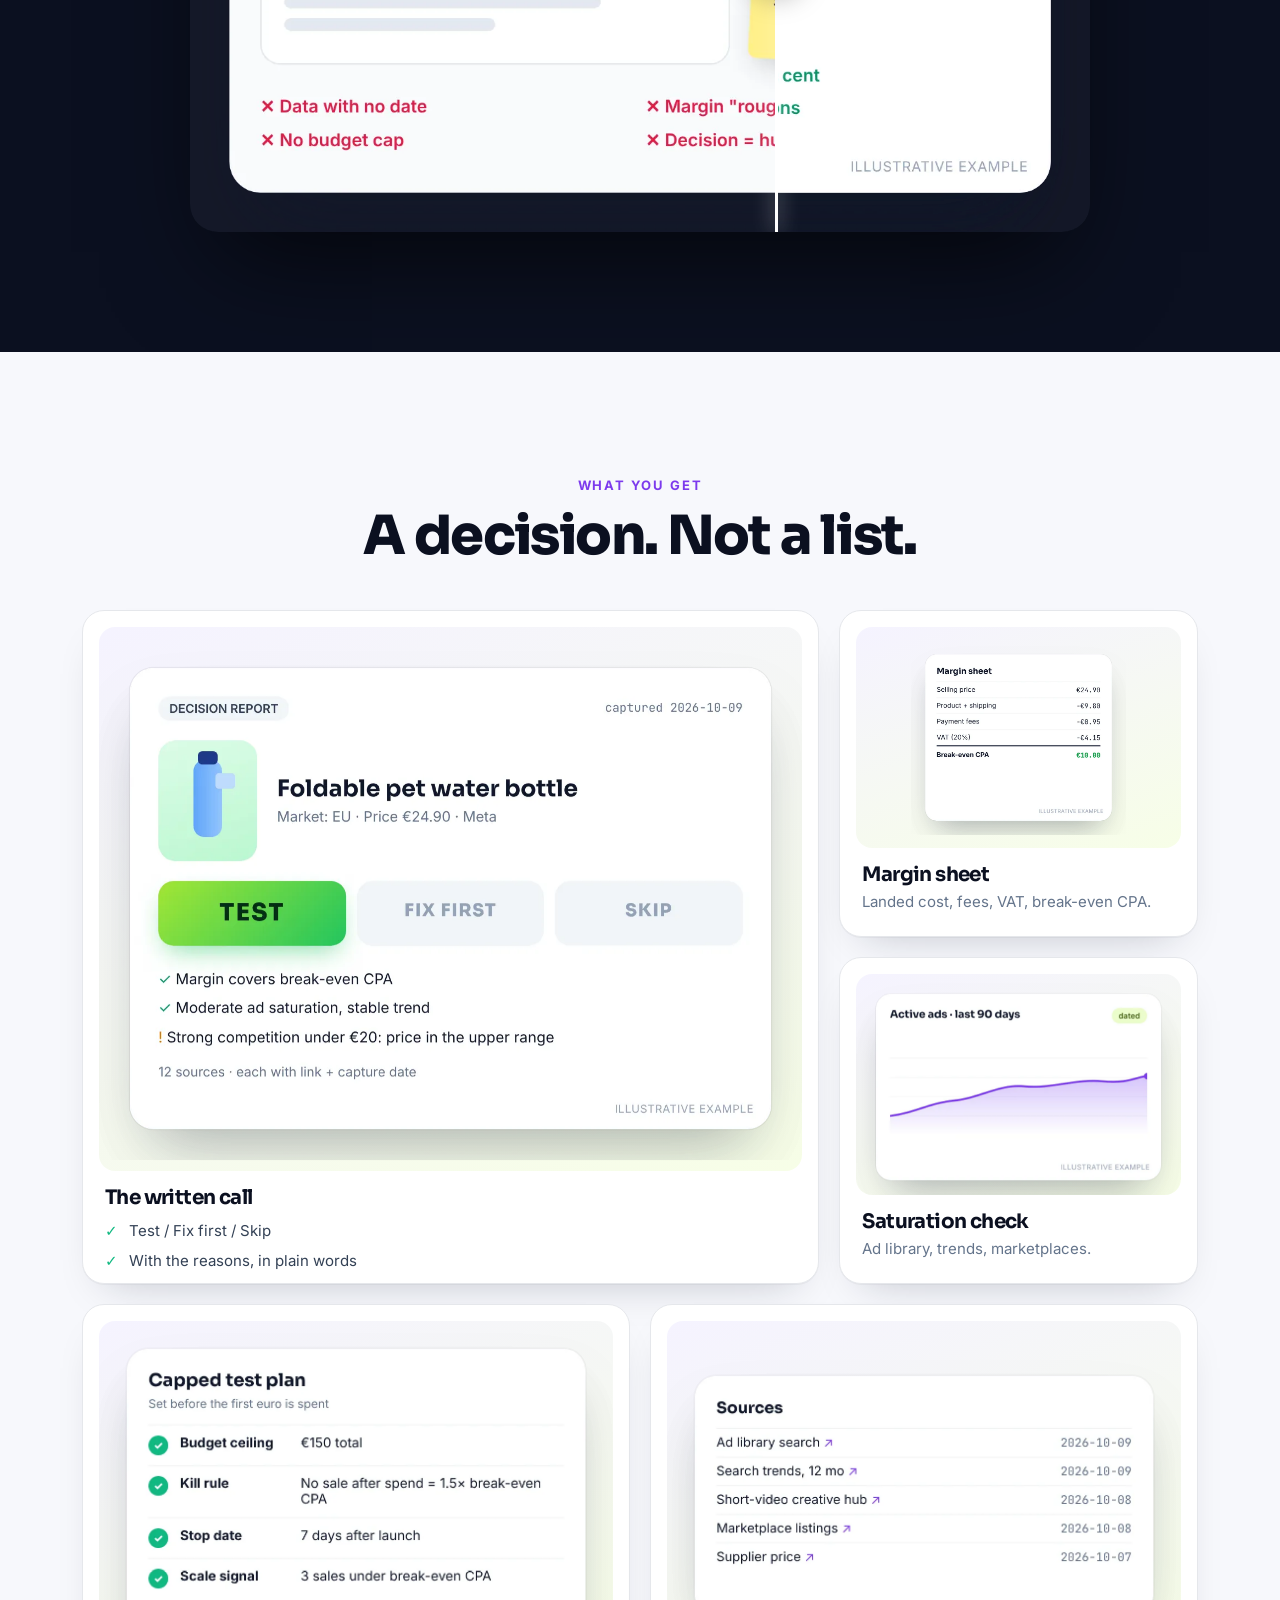
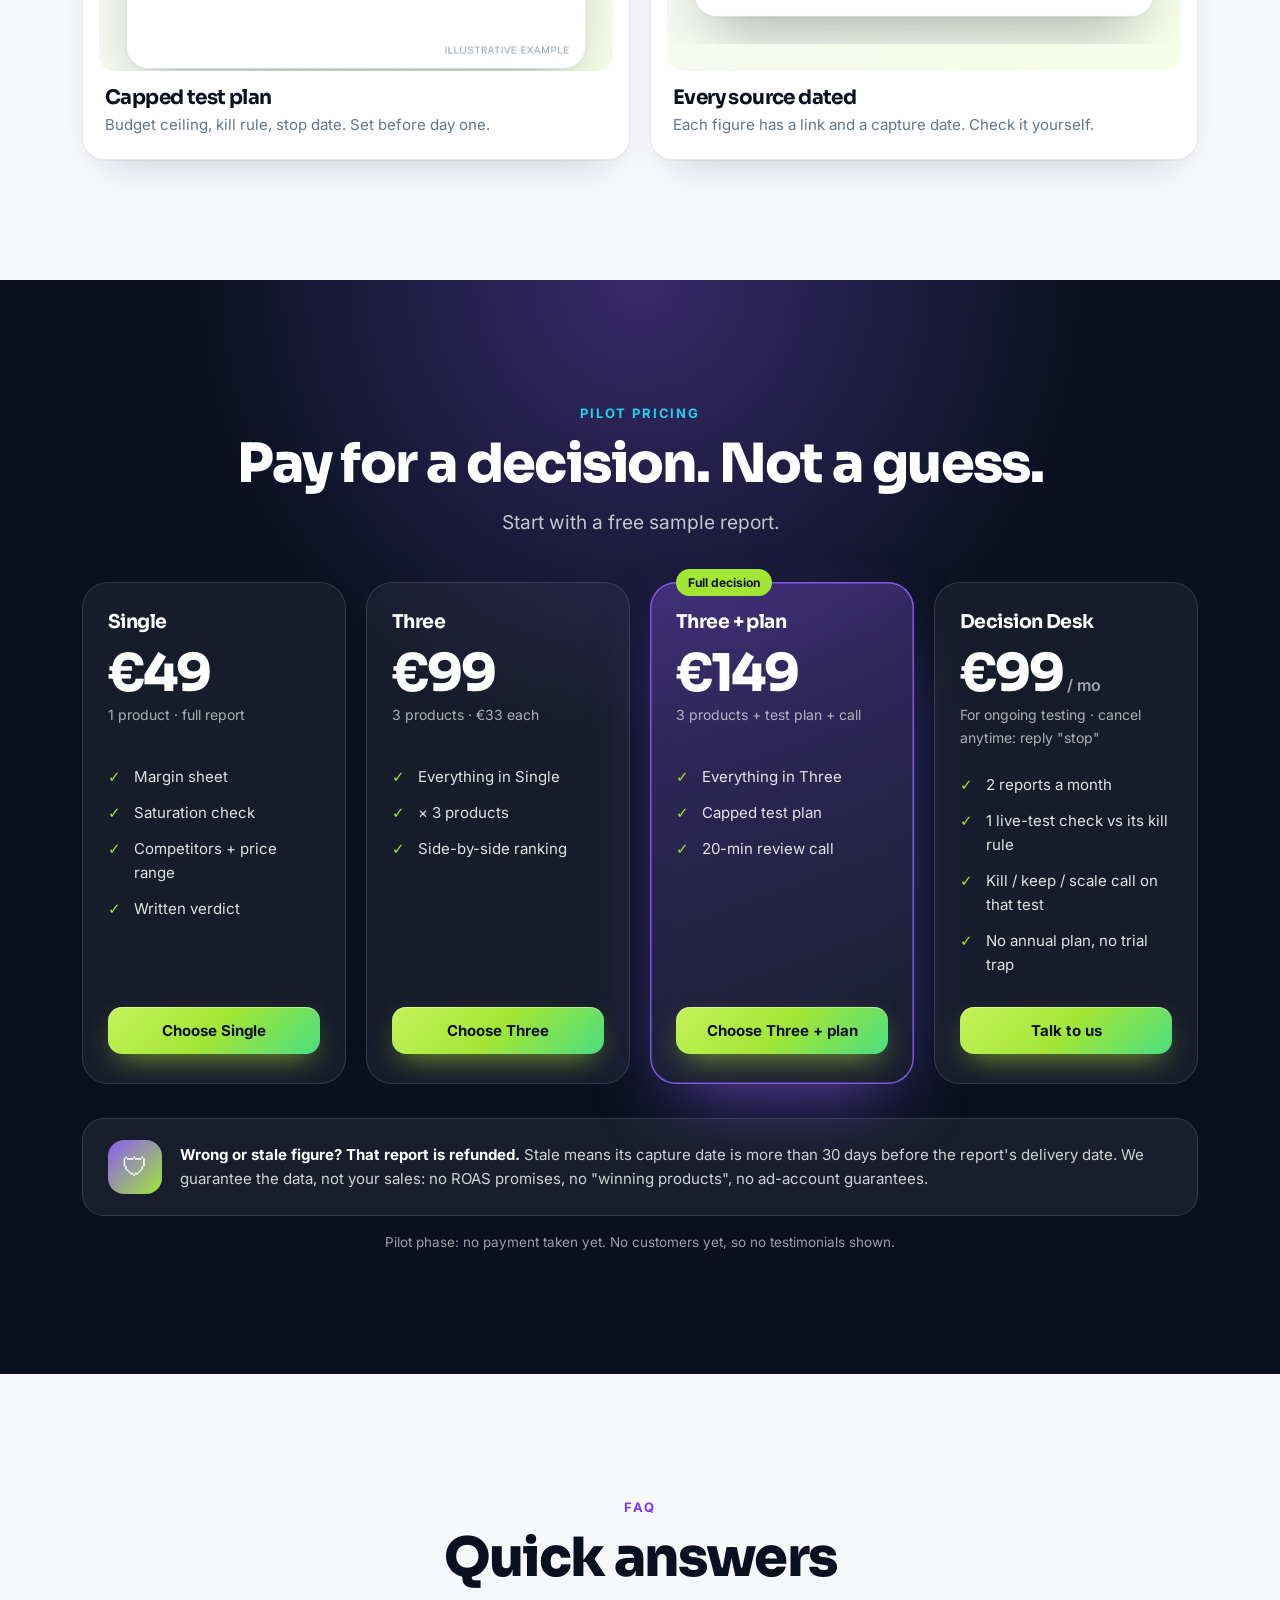
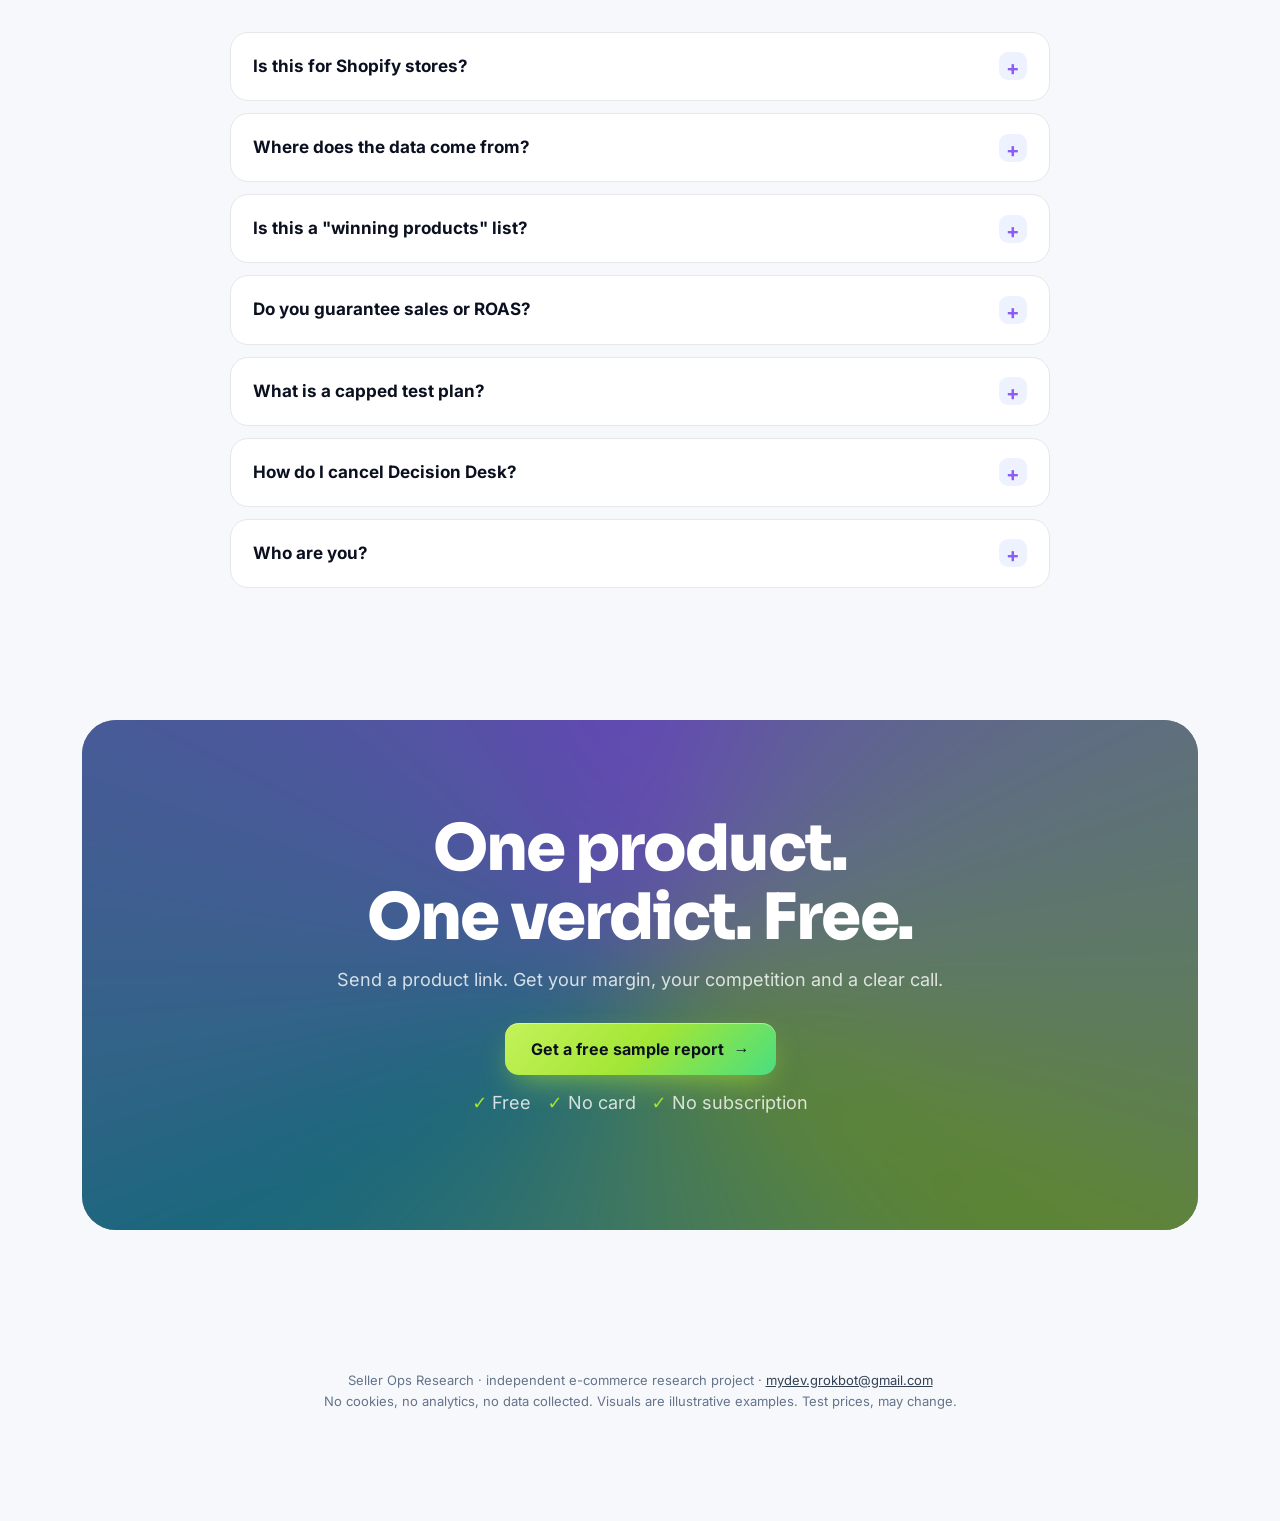
<file: c4/index.html>
<!doctype html>
<html lang="en">
<head>
<meta charset="utf-8">
<meta name="viewport" content="width=device-width,initial-scale=1,viewport-fit=cover">
<meta name="robots" content="noindex">
<title>Test it. Fix it. Or skip it. · Product Decision Report</title>
<meta name="description" content="For Shopify stores: a dated, sourced Test / Fix first / Skip verdict on your product before you spend on Meta ads. From €49. Free sample report.">
<meta name="theme-color" content="#0b1020">
<link rel="icon" href="data:image/svg+xml,%3Csvg xmlns=%27http://www.w3.org/2000/svg%27 viewBox=%270 0 32 32%27%3E%3Cdefs%3E%3ClinearGradient id=%27g%27%3E%3Cstop stop-color=%27%236366f1%27/%3E%3Cstop offset=%271%27 stop-color=%27%23ec4899%27/%3E%3C/linearGradient%3E%3C/defs%3E%3Crect width=%2732%27 height=%2732%27 rx=%279%27 fill=%27url(%23g)%27/%3E%3C/svg%3E">
<meta property="og:title" content="Test it. Fix it. Or skip it.">
<meta property="og:description" content="For Shopify stores: a dated, sourced verdict on your product before Meta spends your budget. Free sample report.">
<meta property="og:image" content="https://elias9237.github.io/seller-ops-research/c4/img/hero-report.webp">
<link rel="preload" href="../assets/fonts/sora-var.woff2" as="font" type="font/woff2" crossorigin>
<link rel="preload" href="img/hero-report.webp" as="image">
<link rel="stylesheet" href="../assets/lp.css">
<script src="../assets/lp.js" defer></script>
</head>
<body class="t-c4">
<a class="skip" href="#main">Skip to content</a>
<header class="nav"><div class="wrap">
 <a class="logo" href="#top"><i aria-hidden="true"></i>Seller Ops</a>
 <a class="btn" href="mailto:mydev.grokbot@gmail.com?subject=%5BC4%5D%20Free%20sample%20report&amp;body=Product%20link%3A%0ATarget%20country%3A%0AYour%20selling%20price%3A%0AMonthly%20ad%20budget%20(approx.)%3A%0A">Free sample report</a>
</div></header>

<main id="main">
<section class="hero" id="top">
 <div class="mesh" aria-hidden="true"></div>
 <canvas id="gl" aria-hidden="true"></canvas>
 <div class="wrap">
  <div>
   <span class="eyebrow rv"><b></b>For Shopify stores · before you spend on Meta ads</span>
   <h1 class="rv" style="--d:.08s">Test it. Fix it.<br><span class="grad">Or skip it.</span></h1>
   <p class="sub rv" style="--d:.16s">A dated, sourced verdict on your next Shopify product. Before Meta spends your budget.</p>
   <div class="ctas rv" style="--d:.24s">
    <a class="btn" href="mailto:mydev.grokbot@gmail.com?subject=%5BC4%5D%20Free%20sample%20report&amp;body=Product%20link%3A%0ATarget%20country%3A%0AYour%20selling%20price%3A%0AMonthly%20ad%20budget%20(approx.)%3A%0A">Get a free sample report <span aria-hidden="true">→</span></a>
    <a class="btn ghost" href="#pricing">See pricing</a>
   </div>
   <p class="micro rv" style="--d:.3s"><span>Free</span><span>3 business days</span><span>No card</span></p>
  </div>
  <div class="stage rv" style="--d:.2s" aria-hidden="true">
   <div class="scene">
    <div class="layer l1" style="width:84%;left:8%"><img src="img/hero-report.webp" width="640" height="476" alt="" fetchpriority="high"></div>
    <div class="layer l2" style="width:46%"><img src="img/hero-margin.webp" width="420" height="380" alt=""></div>
    <div class="layer l3" style="width:50%;right:-10%;top:-4%"><img src="img/hero-chart.webp" width="460" height="320" alt=""></div>
    <span class="orb" style="width:40px;height:40px;left:4%;top:8%"></span>
    <span class="orb" style="width:20px;height:20px;right:8%;bottom:14%;animation-delay:-2s"></span>
   </div>
  </div>
 </div>
</section>

<div class="wrap"><div class="strip rv"><span>Every number linked and dated</span><span>Capped test plan</span><span>Cancel by replying "stop"</span></div></div>

<section id="problem">
 <div class="wrap">
  <div class="head center rv"><span class="kicker">The problem</span><h2>Guessing is the<br>most expensive tool.</h2></div>
  <div class="grid g3">
   <article class="tile rv" data-tilt><div class="pic"><img src="img/pb-stale.webp" width="440" height="300" loading="lazy" alt="A winning products list with no update date, stamped outdated"></div><h3>Stale "winning" lists</h3><p>No date. No source. Same list as everyone.</p></article>
   <article class="tile rv" style="--d:.08s" data-tilt><div class="pic"><img src="img/pb-burn.webp" width="440" height="300" loading="lazy" alt="Ad spend bar almost full while orders stay near zero, with no stop date or budget cap"></div><h3>No kill rule</h3><p>Spend keeps running. Nobody said when to stop.</p></article>
   <article class="tile rv" style="--d:.16s" data-tilt><div class="pic"><img src="img/pb-trap.webp" width="440" height="300" loading="lazy" alt="Subscription screen pushing an annual plan with a hidden cancel link"></div><h3>Subscriptions that cling</h3><p>Free trial today. Annual plan tomorrow.</p></article>
  </div>
  <div class="proof p3 rv">
   <div class="pf"><span class="n">54</span><p>one- and two-star reviews of three product-research tools, read one by one</p></div>
   <div class="pf"><span class="n">15</span><p>of them: billing and cancel traps, the top complaint. Next: outdated data (7).</p></div>
   <div class="pf"><span class="n">2</span><p>of 54 research-tool reviews blamed products that didn't sell</p></div>
   <small>Source: public Trustpilot reviews of three product-research tools, read in October 2026 and sorted by main complaint (our research, not customer results).</small>
  </div>
 </div>
</section>

<section id="how" style="padding-top:0">
 <div class="wrap">
  <div class="head center rv"><span class="kicker">How it works</span><h2>Link in. Verdict out.</h2></div>
  <div class="grid g3 steps">
   <article class="tile step rv" data-tilt><span class="num">1</span><div class="pic"><img src="img/step1.webp" width="420" height="280" loading="lazy" alt="Email with a product link, country and selling price"></div><h3>Send a product link</h3><p>Plus your country and price.</p></article>
   <article class="tile step rv" style="--d:.1s" data-tilt><span class="num">2</span><div class="pic"><img src="img/step2.webp" width="420" height="280" loading="lazy" alt="Sample report with a Test verdict"></div><h3>Get your sample report</h3><p>Free. Margin, saturation, verdict.</p></article>
   <article class="tile step rv" style="--d:.2s" data-tilt><span class="num">3</span><div class="pic"><img src="img/step3.webp" width="420" height="280" loading="lazy" alt="Three options: launch the capped test, fix the offer first, or skip"></div><h3>Decide with numbers</h3><p>Test, fix first, or keep your budget.</p></article>
  </div>
 </div>
</section>

<section class="dark" id="before-after">
 <div class="wrap">
  <div class="head center rv"><span class="kicker">Before / after</span><h2>14 tabs and a hunch.<br>Or one page, one call.</h2><p class="lead">Drag to compare.</p></div>
  <div class="ba rv">
   <img src="img/before.webp" width="640" height="386" loading="lazy" alt="Before: many browser tabs, undated data, rough margin, a sticky note saying looks like a winner">
   <img class="after" src="img/after.webp" width="640" height="386" loading="lazy" alt="After: one-page report with a Test verdict, break-even CPA, competitor count, test cap and dated sources">
   <span class="lab l">Before</span><span class="lab r">After</span>
   <span class="handle" aria-hidden="true"></span>
   <input type="range" min="0" max="100" value="50" aria-label="Compare before and after">
  </div>
 </div>
</section>

<section id="included">
 <div class="wrap">
  <div class="head center rv"><span class="kicker">What you get</span><h2>A decision. Not a list.</h2></div>
  <div class="bento">
   <article class="tile big rv" data-tilt><div class="pic"><img src="img/hero-report.webp" width="640" height="476" loading="lazy" alt="Decision report with Test, Fix first and Skip verdicts"></div><h3>The written call</h3><ul><li>Test / Fix first / Skip</li><li>With the reasons, in plain words</li></ul></article>
   <article class="tile rv" style="--d:.08s" data-tilt><div class="pic fit"><img src="img/hero-margin.webp" width="420" height="380" loading="lazy" alt="Margin sheet showing break-even cost per purchase"></div><h3>Margin sheet</h3><p>Landed cost, fees, VAT, break-even CPA.</p></article>
   <article class="tile rv" style="--d:.16s" data-tilt><div class="pic"><img src="img/hero-chart.webp" width="460" height="320" loading="lazy" alt="Chart of active ads over 90 days"></div><h3>Saturation check</h3><p>Ad library, trends, marketplaces.</p></article>
   <article class="tile wide rv" data-tilt><div class="pic"><img src="img/testplan.webp" width="520" height="380" loading="lazy" alt="Capped test plan with budget ceiling, kill rule and stop date"></div><h3>Capped test plan</h3><p>Budget ceiling, kill rule, stop date. Set before day one.</p></article>
   <article class="tile wide rv" style="--d:.08s" data-tilt><div class="pic"><img src="img/sources.webp" width="520" height="300" loading="lazy" alt="List of sources each with a capture date"></div><h3>Every source dated</h3><p>Each figure has a link and a capture date. Check it yourself.</p></article>
  </div>
 </div>
</section>

<section class="dark" id="pricing">
 <div class="wrap">
  <div class="head center rv"><span class="kicker">Pilot pricing</span><h2>Pay for a decision. Not a guess.</h2><p class="lead">Start with a free sample report.</p></div>
  <div class="prices" style="--cols:4">
   <article class="plan rv" data-tilt><h3>Single</h3><div class="amt">€49</div><p class="sub">1 product · full report</p>
    <ul><li>Margin sheet</li><li>Saturation check</li><li>Competitors + price range</li><li>Written verdict</li></ul>
    <a class="btn" href="mailto:mydev.grokbot@gmail.com?subject=%5BC4%5D%20Single%20%E2%82%AC49&amp;body=Product%20link%3A%0ATarget%20country%3A%0AYour%20selling%20price%3A%0A">Choose Single</a></article>
   <article class="plan rv" style="--d:.06s" data-tilt><h3>Three</h3><div class="amt">€99</div><p class="sub">3 products · €33 each</p>
    <ul><li>Everything in Single</li><li>× 3 products</li><li>Side-by-side ranking</li></ul>
    <a class="btn" href="mailto:mydev.grokbot@gmail.com?subject=%5BC4%5D%20Three%20%E2%82%AC99&amp;body=Product%20links%20(3)%3A%0ATarget%20country%3A%0AYour%20selling%20prices%3A%0A">Choose Three</a></article>
   <article class="plan hot rv" style="--d:.12s" data-tilt><span class="pill">Full decision</span><h3>Three + plan</h3><div class="amt">€149</div><p class="sub">3 products + test plan + call</p>
    <ul><li>Everything in Three</li><li>Capped test plan</li><li>20-min review call</li></ul>
    <a class="btn" href="mailto:mydev.grokbot@gmail.com?subject=%5BC4%5D%20Three%20%2B%20plan%20%E2%82%AC149&amp;body=Product%20links%20(3)%3A%0ATarget%20country%3A%0AMonthly%20ad%20budget%20(approx.)%3A%0A">Choose Three + plan</a></article>
   <article class="plan rv" style="--d:.18s" data-tilt><h3>Decision Desk</h3><div class="amt">€99<small> / mo</small></div><p class="sub">For ongoing testing · cancel anytime: reply "stop"</p>
    <ul><li>2 reports a month</li><li>1 live-test check vs its kill rule</li><li>Kill / keep / scale call on that test</li><li>No annual plan, no trial trap</li></ul>
    <a class="btn" href="mailto:mydev.grokbot@gmail.com?subject=%5BC4%5D%20Decision%20Desk%20%E2%82%AC99%2Fmo&amp;body=Products%20per%20month%20(approx.)%3A%0ATarget%20country%3A%0A">Talk to us</a></article>
  </div>
  <div class="guar rv"><span class="shield" aria-hidden="true">🛡</span><p><b>Wrong or stale figure? That report is refunded.</b> Stale means its capture date is more than 30 days before the report's delivery date. We guarantee the data, not your sales: no ROAS promises, no "winning products", no ad-account guarantees.</p></div>
  <p class="pilot">Pilot phase: no payment taken yet. No customers yet, so no testimonials shown.</p>
 </div>
</section>

<section id="faq">
 <div class="wrap">
  <div class="head center rv"><span class="kicker">FAQ</span><h2>Quick answers</h2></div>
  <div class="faq rv">
   <details><summary>Is this for Shopify stores?</summary><p>Yes. For now we only work with Shopify stores selling with Meta ads. Margins include your Shopify payment fees.</p></details>
   <details><summary>Where does the data come from?</summary><p>Public sources only: Meta Ad Library, TikTok Creative Center, Google Trends and marketplace listings. Every figure comes with its URL and capture date.</p></details>
   <details><summary>Is this a "winning products" list?</summary><p>No. You bring the product. We tell you whether to test it, fix the offer first, or skip it, and why.</p></details>
   <details><summary>Do you guarantee sales or ROAS?</summary><p>No. Nobody honestly can. We guarantee every cited figure is correct and was captured no more than 30 days before delivery, or that report is refunded.</p></details>
   <details><summary>What is a capped test plan?</summary><p>A budget ceiling, a kill rule and a stop date, written before you spend. So a bad test ends small.</p></details>
   <details><summary>How do I cancel Decision Desk?</summary><p>Reply "stop" to any email. No annual plan, no trial that converts, no card stored by us.</p></details>
   <details><summary>Who are you?</summary><p>An independent e-commerce research project in its pilot phase. No customers yet, which is why there are no reviews or logos here.</p></details>
  </div>
 </div>
</section>

<section class="final">
 <div class="wrap"><div class="box rv">
  <h2>One product.<br>One verdict. Free.</h2>
  <p>Send a product link. Get your margin, your competition and a clear call.</p>
  <a class="btn" href="mailto:mydev.grokbot@gmail.com?subject=%5BC4%5D%20Free%20sample%20report&amp;body=Product%20link%3A%0ATarget%20country%3A%0AYour%20selling%20price%3A%0AMonthly%20ad%20budget%20(approx.)%3A%0A">Get a free sample report <span aria-hidden="true">→</span></a>
  <p class="micro"><span>Free</span><span>No card</span><span>No subscription</span></p>
 </div></div>
</section>
</main>

<footer><div class="wrap">Seller Ops Research · independent e-commerce research project · <a href="mailto:mydev.grokbot@gmail.com">mydev.grokbot@gmail.com</a><br>No cookies, no analytics, no data collected. Visuals are illustrative examples. Test prices, may change.</div></footer>

<div class="sticky"><a class="btn" href="mailto:mydev.grokbot@gmail.com?subject=%5BC4%5D%20Free%20sample%20report&amp;body=Product%20link%3A%0ATarget%20country%3A%0AYour%20selling%20price%3A%0AMonthly%20ad%20budget%20(approx.)%3A%0A">Get a free sample report</a></div>
</body>
</html>
</file>
<file: assets/lp.css>
@font-face{font-family:Inter;src:url(fonts/inter-var.woff2) format("woff2");font-weight:100 900;font-display:swap}
@font-face{font-family:Sora;src:url(fonts/sora-var.woff2) format("woff2");font-weight:100 900;font-display:swap}
:root{--ink:#0b1020;--ink2:#334155;--mut:#64748b;--line:#e5e7eb;--bg:#f7f8fc;--a:#6366f1;--a2:#ec4899;--a3:#22d3ee;--ok:#10b981;--glow:99,102,241;--r:22px;--max:1160px}
.t-c4{--a:#8b5cf6;--a2:#a3e635;--a3:#22d3ee;--glow:139,92,246}
*{box-sizing:border-box;margin:0;padding:0}
html{scroll-behavior:smooth;-webkit-text-size-adjust:100%}
body{font:16px/1.6 Inter,system-ui,-apple-system,Segoe UI,Roboto,sans-serif;color:var(--ink);background:var(--bg);-webkit-font-smoothing:antialiased;overflow-x:hidden}
img{max-width:100%;height:auto;display:block}
a{color:inherit}
h1,h2,h3{font-family:Sora,Inter,sans-serif;letter-spacing:-.03em;line-height:1.08}
.wrap{max-width:var(--max);margin:0 auto;padding:0 22px}
.skip{position:absolute;left:-999px}.skip:focus{left:12px;top:12px;z-index:99;background:#fff;padding:8px 12px;border-radius:8px}
:focus-visible{outline:3px solid var(--a3);outline-offset:3px;border-radius:8px}
/* nav */
.nav{position:fixed;inset:0 0 auto;z-index:50;transition:background .3s,box-shadow .3s}
.nav.solid{background:rgba(11,16,32,.72);backdrop-filter:blur(14px) saturate(1.4);-webkit-backdrop-filter:blur(14px) saturate(1.4);box-shadow:0 1px 0 rgba(255,255,255,.08)}
.nav .wrap{display:flex;align-items:center;justify-content:space-between;height:64px}
.logo{font:700 16px Sora,sans-serif;color:#fff;text-decoration:none;display:flex;align-items:center;gap:10px}
.logo i{width:26px;height:26px;border-radius:8px;background:conic-gradient(from 200deg,var(--a),var(--a2),var(--a3),var(--a));box-shadow:0 0 20px rgba(var(--glow),.6)}
.nav .btn{padding:10px 16px;font-size:14px}
/* buttons */
.btn{--h:0;display:inline-flex;align-items:center;gap:10px;justify-content:center;font:700 16px Inter,sans-serif;text-decoration:none;color:#fff;padding:16px 26px;border-radius:14px;background:linear-gradient(135deg,var(--a),var(--a2));box-shadow:0 12px 30px -10px rgba(var(--glow),.8),inset 0 1px 0 rgba(255,255,255,.25);transition:transform .2s,box-shadow .2s;position:relative;overflow:hidden}
.btn:hover{transform:translateY(-2px);box-shadow:0 18px 40px -12px rgba(var(--glow),.9)}
.btn::after{content:"";position:absolute;inset:0;background:linear-gradient(110deg,transparent 30%,rgba(255,255,255,.35) 50%,transparent 70%);transform:translateX(-100%);animation:shine 4s 2s infinite}
@keyframes shine{0%,70%{transform:translateX(-100%)}100%{transform:translateX(100%)}}
.t-c4 .btn{color:#0b1020;background:linear-gradient(135deg,#c4f25a,#a3e635 50%,#4ade80)}
.t-c4 .btn{box-shadow:0 12px 30px -10px rgba(163,230,53,.7),inset 0 1px 0 rgba(255,255,255,.4)}
.btn.ghost{background:rgba(255,255,255,.08);color:#fff;box-shadow:inset 0 0 0 1px rgba(255,255,255,.22)}
.btn.ghost::after{display:none}
.micro{font-size:13.5px;color:rgba(255,255,255,.72);margin-top:14px;display:flex;flex-wrap:wrap;gap:6px 16px}
.micro span::before{content:"✓ ";color:var(--a2)}
.t-c1 .micro span::before{color:#5eead4}
/* hero */
.hero{position:relative;min-height:100svh;display:flex;align-items:center;color:#fff;background:#0b1020;overflow:hidden;padding:110px 0 70px;isolation:isolate}
.mesh{position:absolute;inset:-20%;z-index:-2;background:radial-gradient(40% 40% at 20% 30%,rgba(var(--glow),.55),transparent 70%),radial-gradient(35% 35% at 80% 20%,color-mix(in srgb,var(--a2) 45%,transparent),transparent 70%),radial-gradient(40% 40% at 70% 85%,color-mix(in srgb,var(--a3) 35%,transparent),transparent 70%);filter:blur(30px);animation:mesh 18s ease-in-out infinite alternate}
@keyframes mesh{to{transform:translate3d(4%,-3%,0) rotate(8deg) scale(1.08)}}
#gl{position:absolute;inset:0;z-index:-1;width:100%;height:100%;opacity:0;transition:opacity 1.2s}
#gl.on{opacity:.85}
.hero::after{content:"";position:absolute;inset:auto 0 0;height:140px;background:linear-gradient(transparent,var(--bg));z-index:-1}
.hero .wrap{display:grid;grid-template-columns:1.02fr 1fr;gap:48px;align-items:center;width:100%}
.eyebrow{display:inline-flex;align-items:center;gap:8px;font-size:13px;font-weight:600;padding:7px 14px;border-radius:999px;background:rgba(255,255,255,.08);box-shadow:inset 0 0 0 1px rgba(255,255,255,.16);backdrop-filter:blur(8px)}
.eyebrow b{width:8px;height:8px;border-radius:50%;background:var(--a2);box-shadow:0 0 12px var(--a2);animation:pulse 2s infinite}
@keyframes pulse{50%{opacity:.35}}
.hero h1{font-size:clamp(38px,5.2vw,66px);font-weight:800;margin:20px 0 18px}
.grad{background:linear-gradient(100deg,#fff 10%,var(--a3) 45%,var(--a2) 90%);-webkit-background-clip:text;background-clip:text;color:transparent}
.hero p.sub{font-size:clamp(17px,1.6vw,20px);color:rgba(255,255,255,.8);max-width:34em;margin-bottom:28px}
.ctas{display:flex;flex-wrap:wrap;gap:12px}
/* 3D stage */
.stage{perspective:1400px;height:520px;position:relative}
.scene{position:absolute;inset:0;transform-style:preserve-3d;transform:rotateX(var(--rx,8deg)) rotateY(var(--ry,-14deg));transition:transform .5s cubic-bezier(.2,.8,.2,1)}
.layer{position:absolute;transform-style:preserve-3d;will-change:transform}
.layer img{filter:drop-shadow(0 40px 50px rgba(0,0,0,.45))}
.layer.l1{left:2%;top:10%;width:92%;transform:translateZ(0);animation:float 7s ease-in-out infinite}
.layer.l2{left:-8%;bottom:2%;width:56%;transform:translateZ(120px);animation:float 8s -2s ease-in-out infinite}
.layer.l3{right:-6%;top:-2%;width:40%;transform:translateZ(190px);animation:float 6s -4s ease-in-out infinite}
@keyframes float{50%{translate:0 -14px}}
.orb{position:absolute;border-radius:50%;transform:translateZ(60px);background:radial-gradient(circle at 30% 30%,#fff,var(--a3) 30%,var(--a) 70%);box-shadow:0 0 60px rgba(var(--glow),.8);animation:float 5s ease-in-out infinite}
/* strip */
.strip{display:flex;flex-wrap:wrap;gap:10px 28px;justify-content:center;padding:26px 0 0;font-weight:600;color:var(--ink2);font-size:15px}
.strip span{display:flex;align-items:center;gap:8px}
.strip span::before{content:"";width:20px;height:20px;border-radius:6px;background:linear-gradient(135deg,var(--a),var(--a2));mask:url("data:image/svg+xml,%3Csvg xmlns='http://www.w3.org/2000/svg' viewBox='0 0 20 20'%3E%3Cpath d='M4 10.5l4 4 8-9' stroke='black' stroke-width='3' fill='none' stroke-linecap='round'/%3E%3C/svg%3E") center/contain no-repeat}
/* sections */
section{padding:clamp(70px,10vw,120px) 0}
.kicker{font-size:13px;font-weight:700;letter-spacing:.14em;text-transform:uppercase;color:var(--a)}
.t-c4 .kicker{color:#7c3aed}
h2{font-size:clamp(32px,4.6vw,54px);font-weight:800;margin:10px 0 14px}
.lead{font-size:clamp(17px,1.5vw,19px);color:var(--ink2);max-width:40em}
.head{margin-bottom:44px}.center{text-align:center}.center .lead{margin:0 auto}
.grid{display:grid;gap:22px}
.g4{grid-template-columns:repeat(4,1fr)}.g3{grid-template-columns:repeat(3,1fr)}.g2{grid-template-columns:repeat(2,1fr)}
.tile{background:#fff;border-radius:var(--r);padding:16px 16px 22px;box-shadow:0 1px 0 rgba(15,23,42,.04),0 20px 40px -24px rgba(15,23,42,.25);border:1px solid var(--line);transform-style:preserve-3d;transition:transform .35s cubic-bezier(.2,.8,.2,1),box-shadow .35s}
.tile:hover{box-shadow:0 30px 60px -28px rgba(var(--glow),.45)}
.tile .pic{border-radius:16px;background:linear-gradient(160deg,#eef2ff,#fdf2f8);overflow:hidden;margin-bottom:16px;aspect-ratio:22/15;display:grid;place-items:center}
.t-c4 .tile .pic{background:linear-gradient(160deg,#f5f3ff,#f7fee7)}
.tile .pic img{width:100%;transform:translateZ(30px)}
.tile h3{font-size:20px;font-weight:700;padding:0 6px}
.tile p{color:var(--mut);font-size:15px;padding:4px 6px 0}
.proof{margin-top:34px;display:grid;grid-template-columns:repeat(var(--pc,4),1fr);gap:18px 30px;padding:26px 28px;border-radius:var(--r);background:#fff;border:1px dashed #c7d2fe}
.proof .n{font:800 34px Sora,sans-serif;background:linear-gradient(135deg,var(--a),var(--a2));-webkit-background-clip:text;background-clip:text;color:transparent;line-height:1}
.t-c4 .proof .n{background:linear-gradient(135deg,#7c3aed,#16a34a);-webkit-background-clip:text;background-clip:text}
.proof p{font-size:14px;color:var(--ink2);margin-top:6px;line-height:1.45}
.proof small{grid-column:1/-1;color:var(--mut);font-size:12.5px}
.proof.p3{--pc:3}
.tile .pic.fit img{width:auto;max-width:70%;max-height:88%}
/* steps */
.steps{counter-reset:s}
.step{position:relative}
.step .num{position:absolute;top:-14px;left:22px;z-index:2;font:800 15px Sora;color:#fff;width:38px;height:38px;border-radius:12px;display:grid;place-items:center;background:linear-gradient(135deg,var(--a),var(--a2));box-shadow:0 10px 20px -6px rgba(var(--glow),.7)}
.t-c4 .step .num{color:#0b1020;background:linear-gradient(135deg,#c4f25a,#4ade80)}
/* before/after */
.dark{background:#0b1020;color:#fff;position:relative;overflow:hidden}
.dark .lead{color:rgba(255,255,255,.75)}
.dark .kicker{color:var(--a3)}
.dark::before{content:"";position:absolute;inset:0;background:radial-gradient(50% 60% at 50% 0%,rgba(var(--glow),.35),transparent 70%)}
.dark .wrap{position:relative}
.ba{position:relative;max-width:900px;margin:0 auto;border-radius:28px;overflow:hidden;aspect-ratio:1280/772;box-shadow:0 50px 100px -30px rgba(0,0,0,.7);background:rgba(255,255,255,.04);user-select:none}
.ba img{position:absolute;inset:0;width:100%;height:100%;object-fit:contain}
.ba .after{clip-path:inset(0 0 0 var(--p,50%))}
.ba .handle{position:absolute;top:0;bottom:0;left:var(--p,50%);width:3px;margin-left:-1.5px;background:#fff;box-shadow:0 0 20px rgba(255,255,255,.8);pointer-events:none}
.ba .handle::after{content:"⟷";position:absolute;top:50%;left:50%;width:48px;height:48px;margin:-24px;border-radius:50%;background:#fff;color:#0b1020;display:grid;place-items:center;font-weight:800;box-shadow:0 10px 30px rgba(0,0,0,.4)}
.ba input{position:absolute;inset:0;width:100%;height:100%;opacity:0;cursor:ew-resize;margin:0}
.ba .lab{position:absolute;top:16px;font:700 12px Inter;letter-spacing:.1em;text-transform:uppercase;padding:6px 12px;border-radius:999px;background:rgba(11,16,32,.75);color:#fff;pointer-events:none}
.ba .lab.l{left:16px}.ba .lab.r{right:16px;background:linear-gradient(135deg,var(--a),var(--a2))}
.t-c4 .ba .lab.r{color:#0b1020;background:#a3e635}
/* bento */
.bento{display:grid;grid-template-columns:repeat(6,1fr);gap:20px}
.bento .tile{grid-column:span 2}
.bento .tile.wide{grid-column:span 3}
.bento .tile.big{grid-column:span 4;grid-row:span 2}
.bento .tile.big .pic{aspect-ratio:auto;height:calc(100% - 90px)}
.bento ul{list-style:none;padding:0 6px;margin-top:8px}
.bento li{font-size:15px;color:var(--ink2);padding:3px 0 3px 24px;position:relative}
.bento li::before{content:"✓";position:absolute;left:0;color:var(--ok);font-weight:800}
/* pricing */
.prices{display:grid;gap:20px;grid-template-columns:repeat(var(--cols,3),1fr);align-items:stretch}
.plan{position:relative;border-radius:26px;padding:30px 26px;background:rgba(255,255,255,.05);box-shadow:inset 0 0 0 1px rgba(255,255,255,.12);backdrop-filter:blur(12px);transform-style:preserve-3d;transition:transform .35s cubic-bezier(.2,.8,.2,1);display:flex;flex-direction:column}
.plan.hot{background:linear-gradient(160deg,rgba(var(--glow),.35),rgba(255,255,255,.06));box-shadow:inset 0 0 0 1.5px rgba(var(--glow),.9),0 30px 80px -30px rgba(var(--glow),.8)}
.plan .pill{position:absolute;top:-13px;left:26px;font:700 12px Inter;padding:6px 12px;border-radius:999px;background:linear-gradient(135deg,var(--a),var(--a2));color:#fff;transform:translateZ(40px)}
.t-c4 .plan .pill{color:#0b1020;background:#a3e635}
.plan h3{font-size:19px;font-weight:700;transform:translateZ(30px)}
.plan .amt{font:800 52px/1 Sora;margin:16px 0 4px;letter-spacing:-.04em;transform:translateZ(50px)}
.plan .amt small{font:600 16px Inter;color:rgba(255,255,255,.6);letter-spacing:0}
.plan .sub{color:rgba(255,255,255,.65);font-size:14px;min-height:2.6em}
.plan ul{list-style:none;margin:18px 0 24px;flex:1}
.plan li{padding:6px 0 6px 26px;position:relative;font-size:15px;color:rgba(255,255,255,.88)}
.plan li::before{content:"✓";position:absolute;left:0;color:var(--a3);font-weight:800}
.t-c4 .plan li::before{color:#a3e635}
.plan .btn{width:100%;font-size:15px;padding:14px}
.guar{margin-top:34px;display:grid;grid-template-columns:auto 1fr;gap:18px;align-items:center;padding:22px 26px;border-radius:22px;background:rgba(255,255,255,.06);box-shadow:inset 0 0 0 1px rgba(255,255,255,.12)}
.guar .shield{width:54px;height:54px;border-radius:16px;display:grid;place-items:center;font-size:26px;background:linear-gradient(135deg,var(--a),var(--a2))}
.guar p{color:rgba(255,255,255,.8);font-size:15px}.guar b{color:#fff}
.pilot{margin-top:16px;text-align:center;font-size:13.5px;color:rgba(255,255,255,.6)}
/* faq */
.faq{max-width:820px;margin:0 auto}
.faq details{background:#fff;border:1px solid var(--line);border-radius:18px;margin-bottom:12px;transition:box-shadow .3s}
.faq details[open]{box-shadow:0 20px 40px -24px rgba(var(--glow),.45)}
.faq summary{cursor:pointer;list-style:none;padding:20px 56px 20px 22px;font-weight:700;font-size:17px;position:relative}
.faq summary::-webkit-details-marker{display:none}
.faq summary::after{content:"+";position:absolute;right:22px;top:50%;translate:0 -50%;width:28px;height:28px;border-radius:9px;display:grid;place-items:center;background:#eef2ff;color:var(--a);font-size:20px;transition:rotate .3s}
.faq details[open] summary::after{rotate:45deg}
.faq details p{padding:0 22px 20px;color:var(--ink2)}
/* final */
.final{padding:0 0 110px}
.final .box{position:relative;overflow:hidden;border-radius:34px;padding:clamp(44px,7vw,84px) 28px;text-align:center;color:#fff;background:#0b1020;isolation:isolate}
.final .box::before{content:"";position:absolute;inset:-30%;z-index:-1;background:conic-gradient(from 0deg,rgba(var(--glow),.7),color-mix(in srgb,var(--a2) 55%,transparent),color-mix(in srgb,var(--a3) 45%,transparent),rgba(var(--glow),.7));filter:blur(60px);animation:spin 16s linear infinite}
@keyframes spin{to{rotate:360deg}}
.final h2{font-size:clamp(34px,5.4vw,64px)}
.final p{color:rgba(255,255,255,.8);font-size:18px;margin-bottom:28px}
.final .micro{justify-content:center}
footer{padding:30px 0 110px;font-size:13px;color:var(--mut);text-align:center}
footer a{color:var(--ink2)}
/* sticky mobile cta */
.sticky{position:fixed;left:12px;right:12px;bottom:12px;z-index:60;display:none;transform:translateY(140%);transition:transform .4s cubic-bezier(.2,.8,.2,1)}
.sticky.show{transform:none}
.sticky .btn{width:100%}
/* reveal */
.js .rv{opacity:0;transform:translateY(34px);transition:opacity .8s cubic-bezier(.2,.8,.2,1),transform .8s cubic-bezier(.2,.8,.2,1);transition-delay:var(--d,0s)}
.js .rv.in{opacity:1;transform:none}
/* responsive */
@media (max-width:960px){
 .hero .wrap{grid-template-columns:1fr;gap:20px}
 .stage{height:min(92vw,440px);max-width:560px;margin:0 auto;width:100%}
 .g4{grid-template-columns:repeat(2,1fr)}.g3{grid-template-columns:1fr}
 .bento .tile,.bento .tile.wide,.bento .tile.big{grid-column:span 6}
 .bento .tile.big .pic{height:auto;aspect-ratio:22/15}
 .prices{grid-template-columns:1fr 1fr}
}
@media (max-width:640px){
 .hero{padding-top:92px;min-height:auto}
 .stage{margin-top:26px;height:96vw}
 .scene{--rx:6deg;--ry:-10deg}
 .layer.l2{transform:translateZ(60px);left:-2%}
 .layer.l3{transform:translateZ(80px);top:4%;right:-2%}
 .g4,.g2,.prices{grid-template-columns:1fr}
 .nav .btn{display:none}
 .sticky{display:block}
 .ctas .btn{width:100%}
 .proof{--pc:2;gap:16px 20px;padding:22px}
 .proof.p3{--pc:1}
 .ba{border-radius:18px}
 .guar{grid-template-columns:1fr}
}
@media (prefers-reduced-motion:reduce){
 *,*::before,*::after{animation:none!important;transition:none!important;scroll-behavior:auto!important}
 .js .rv{opacity:1;transform:none}
 #gl{display:none}
}
</file>
